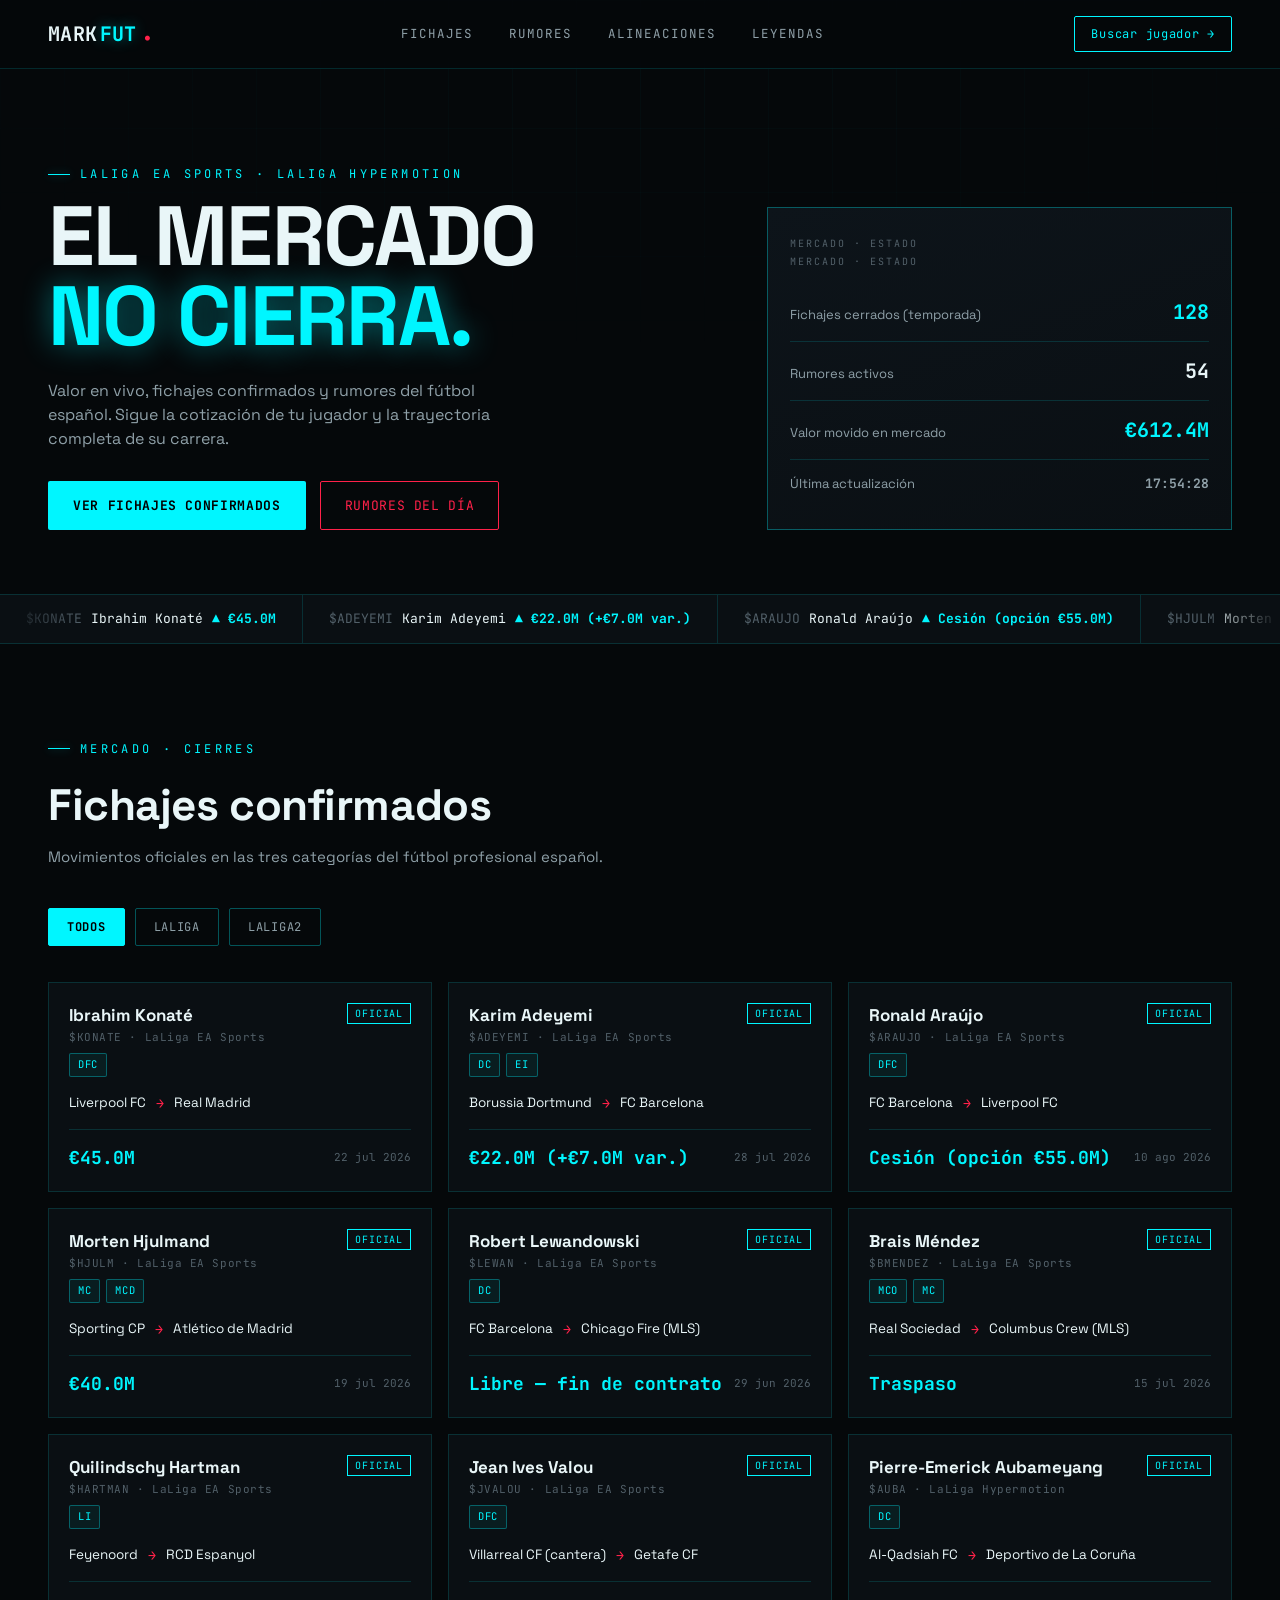
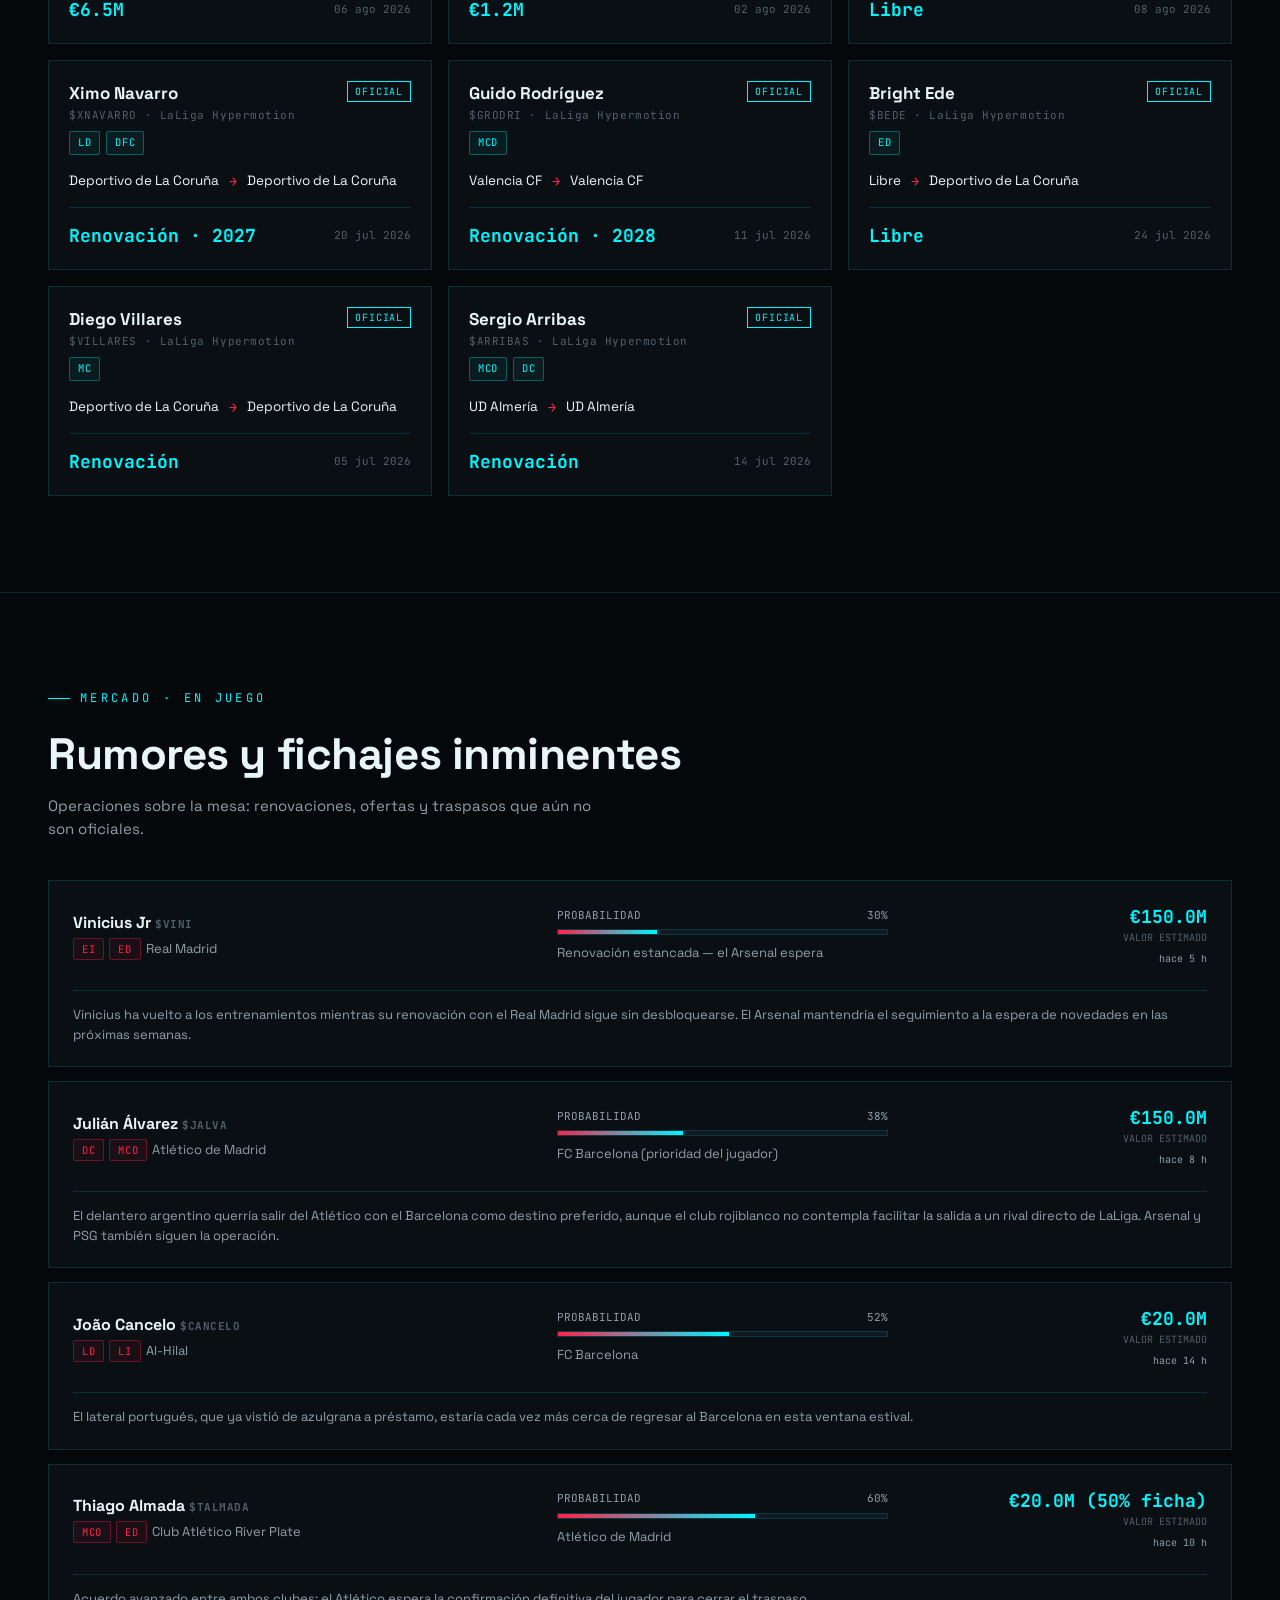
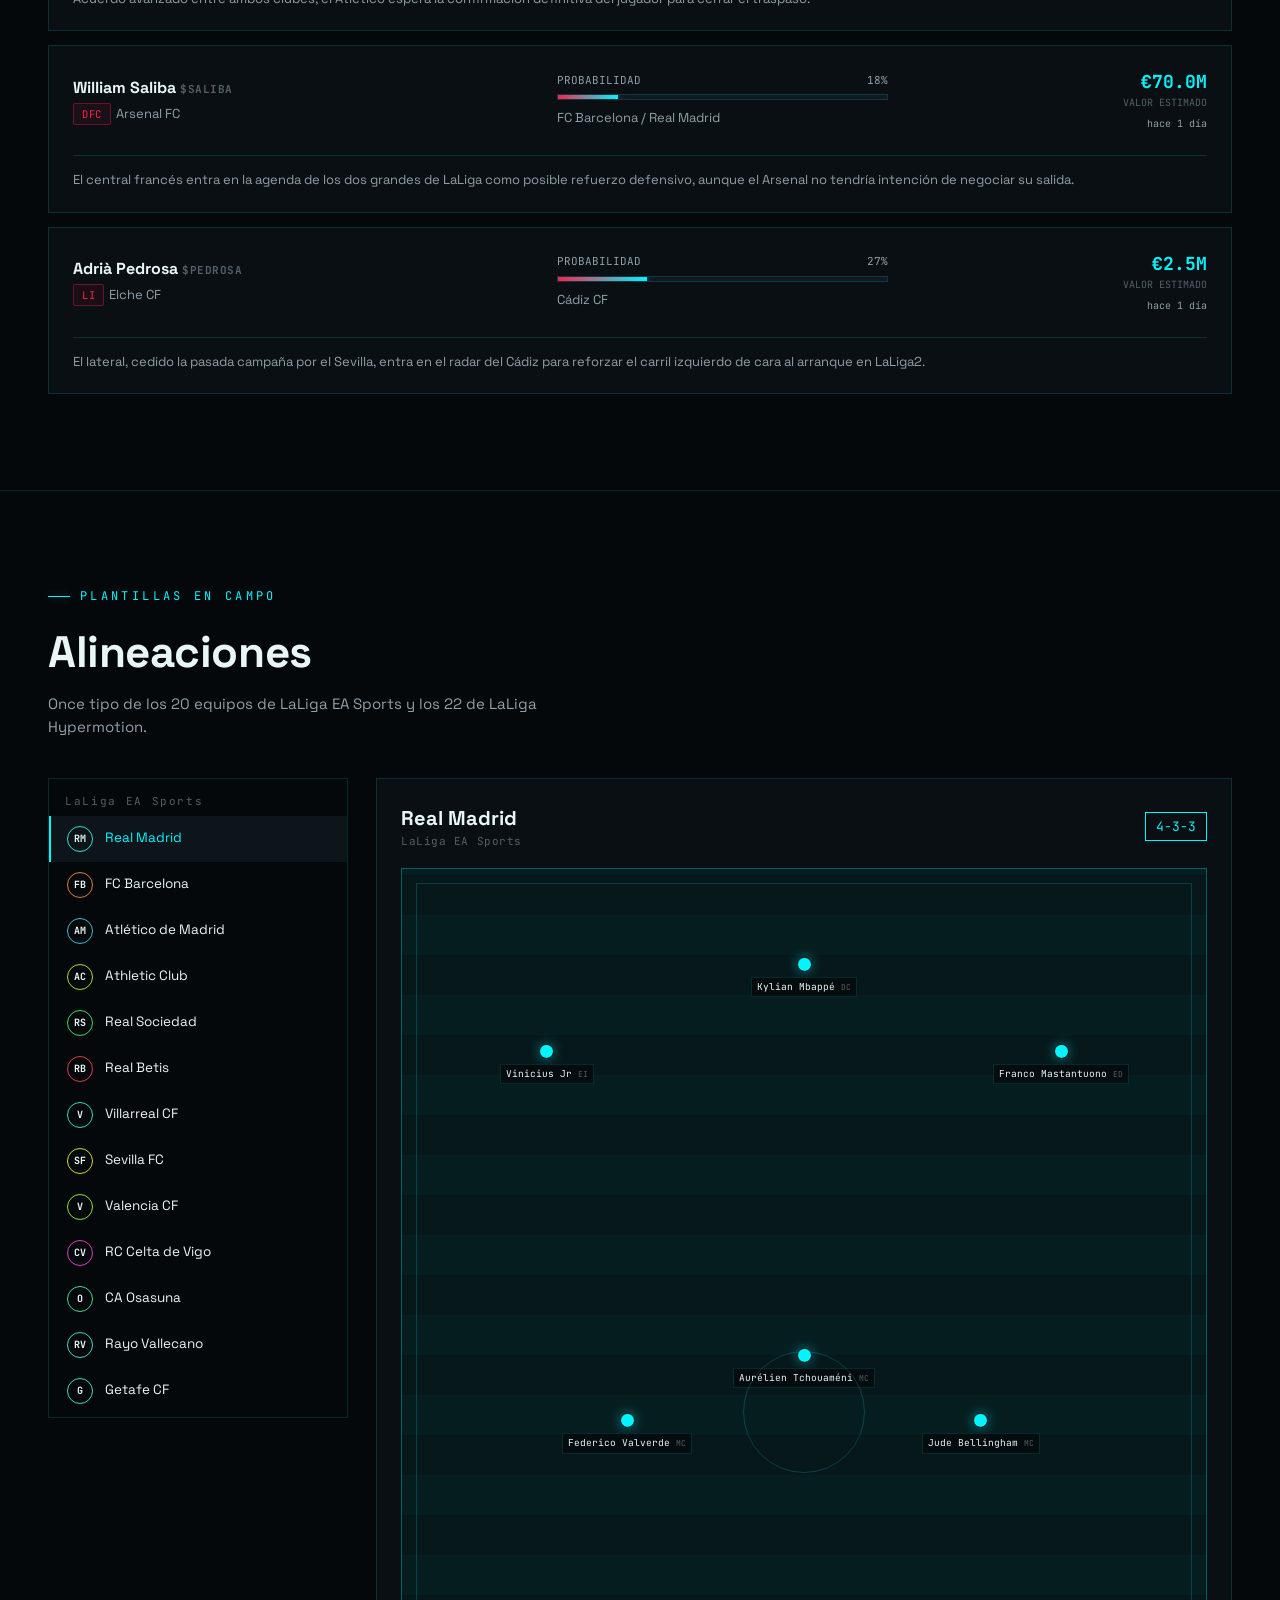
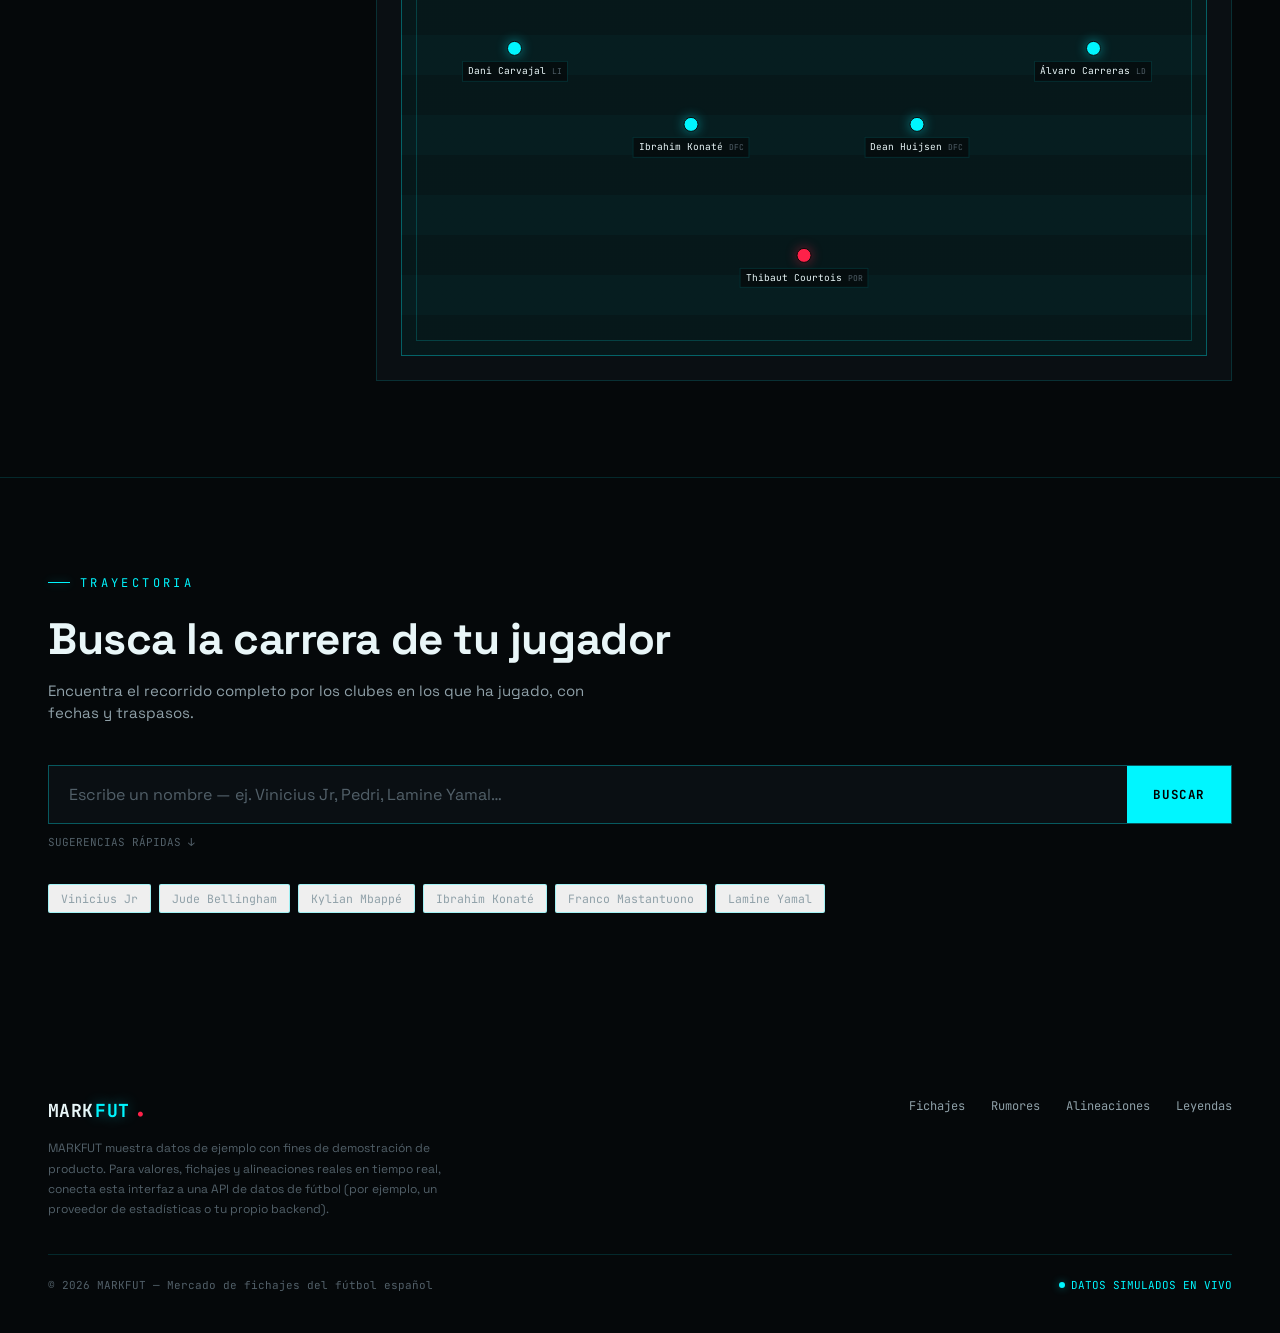
<file: index.html>
<!DOCTYPE html>
<html lang="es">
<head>
<meta charset="UTF-8">
<meta name="viewport" content="width=device-width, initial-scale=1.0">
<title>MARKFUT — El mercado de fichajes del fútbol español</title>
<meta name="description" content="MARKFUT: valor de mercado, fichajes confirmados, rumores, alineaciones y trayectorias de LaLiga EA Sports y LaLiga Hypermotion.">
<link rel="icon" href="data:image/svg+xml,<svg xmlns=%22http://www.w3.org/2000/svg%22 viewBox=%220 0 100 100%22><rect width=%22100%22 height=%22100%22 fill=%22%23050708%22/><text x=%2250%25%22 y=%2262%25%22 font-size=%2255%22 fill=%22%2300f6ff%22 text-anchor=%22middle%22 font-family=%22monospace%22>M</text></svg>">
<link rel="preconnect" href="https://fonts.googleapis.com">
<link rel="preconnect" href="https://fonts.gstatic.com" crossorigin>
<link href="https://fonts.googleapis.com/css2?family=Space+Grotesk:wght@400;500;600;700&family=JetBrains+Mono:wght@400;500;600;700&display=swap" rel="stylesheet">
<link rel="stylesheet" href="styles.css">
</head>
<body>

<header>
  <nav>
    <a href="#top" class="logo"><span class="mk">MARK</span><span class="fut">FUT</span></a>
    <div class="navlinks">
      <a href="fichajes.html">Fichajes</a>
      <a href="rumores.html">Rumores</a>
      <a href="alineaciones.html">Alineaciones</a>
      <a href="leyendas.html">Leyendas</a>
    </div>
    <a href="buscador.html" class="nav-cta">Buscar jugador →</a>
  </nav>
</header>

<main id="top">

  <!-- HERO -->
  <section class="hero" style="border-bottom:none;">
    <div class="wrap">
      <div class="hero-grid">
        <div>
          <div class="eyebrow">LaLiga EA Sports · LaLiga Hypermotion</div>
          <h1>EL MERCADO<br><span class="line2">NO CIERRA.</span></h1>
          <p>Valor en vivo, fichajes confirmados y rumores del fútbol español. Sigue la cotización de tu jugador y la trayectoria completa de su carrera.</p>
          <div class="hero-actions">
            <a href="fichajes.html" class="btn btn-primary">Ver fichajes confirmados</a>
            <a href="rumores.html" class="btn btn-outline">Rumores del día</a>
          </div>
        </div>
        <div class="hero-panel">
          <div style="margin-bottom:14px;font-family:var(--font-mono);font-size:10px;letter-spacing:.2em;color:var(--text-faint);">MERCADO · ESTADO</div>
          <div class="hero-stat"><span class="label">Fichajes cerrados (temporada)</span><span class="value up" id="stat-fichajes">128</span></div>
          <div class="hero-stat"><span class="label">Rumores activos</span><span class="value" id="stat-rumores">54</span></div>
          <div class="hero-stat"><span class="label">Valor movido en mercado</span><span class="value up" id="stat-valor">€612.4M</span></div>
          <div class="hero-stat"><span class="label">Última actualización</span><span class="value mono" id="stat-clock" style="font-size:13px;color:var(--text-dim);">--:--:--</span></div>
        </div>
      </div>
    </div>

    <div class="ticker-outer">
      <div class="ticker-track" id="ticker-track"></div>
    </div>
  </section>

  <!-- FICHAJES CONFIRMADOS -->
  <section id="fichajes">
    <div class="wrap">
      <div class="eyebrow">Mercado · Cierres</div>
      <h2 class="section-title">Fichajes confirmados</h2>
      <p class="section-sub">Movimientos oficiales en las tres categorías del fútbol profesional español.</p>

      <div class="tabs" id="fichajes-tabs">
        <button class="tab-btn active" data-comp="all">Todos</button>
        <button class="tab-btn" data-comp="laliga">LaLiga</button>
        <button class="tab-btn" data-comp="laliga2">LaLiga2</button>
      </div>

      <div class="card-grid" id="fichajes-grid"></div>
    </div>
  </section>

  <!-- RUMORES -->
  <section id="rumores">
    <div class="wrap">
      <div class="eyebrow">Mercado · En juego</div>
      <h2 class="section-title">Rumores y fichajes inminentes</h2>
      <p class="section-sub">Operaciones sobre la mesa: renovaciones, ofertas y traspasos que aún no son oficiales.</p>

      <div class="rumor-list" id="rumor-list"></div>
    </div>
  </section>

  <!-- ALINEACIONES -->
  <section id="alineaciones">
    <div class="wrap">
      <div class="eyebrow">Plantillas en campo</div>
      <h2 class="section-title">Alineaciones</h2>
      <p class="section-sub">Once tipo de los 20 equipos de LaLiga EA Sports y los 22 de LaLiga Hypermotion.</p>

      <div class="align-layout">
        <div class="team-panel" id="team-panel"></div>
        <div class="pitch-wrap">
          <div class="pitch-header">
            <div>
              <h3 id="pitch-team-name">—</h3>
              <div class="tc-symbol" id="pitch-team-comp">—</div>
            </div>
            <div class="formation" id="pitch-formation">4-3-3</div>
          </div>
          <div class="pitch" id="pitch"></div>
        </div>
      </div>
    </div>
  </section>

  <!-- BUSCADOR -->
  <section id="buscador" style="border-bottom:none;">
    <div class="wrap">
      <div class="eyebrow">Trayectoria</div>
      <h2 class="section-title">Busca la carrera de tu jugador</h2>
      <p class="section-sub">Encuentra el recorrido completo por los clubes en los que ha jugado, con fechas y traspasos.</p>

      <div class="search-box">
        <input type="text" id="search-input" placeholder="Escribe un nombre — ej. Vinicius Jr, Pedri, Lamine Yamal…" list="player-suggestions" autocomplete="off">
        <button id="search-btn">Buscar</button>
        <datalist id="player-suggestions"></datalist>
      </div>
      <div class="search-hint">SUGERENCIAS RÁPIDAS ↓</div>
      <div class="suggest-row" id="suggest-row"></div>

      <div style="height:32px;"></div>

      <div class="player-result" id="player-result">
        <div class="pr-head">
          <div>
            <div class="pr-name" id="pr-name">—</div>
            <div class="pr-meta">
              <span id="pr-positions">—</span>
              <span id="pr-club">—</span>
            </div>
          </div>
          <div class="pr-value">
            <div class="v" id="pr-value">—</div>
            <div class="l">VALOR DE MERCADO</div>
          </div>
        </div>
        <div class="timeline" id="pr-timeline"></div>
      </div>
      <div class="no-result" id="no-result">No hay resultados en la demo para ese nombre. Prueba con una de las sugerencias — o conecta MARKFUT a una API de datos real para cobertura completa.</div>
    </div>
  </section>

</main>

<footer>
  <div class="wrap">
    <div class="footer-grid">
      <div>
        <a href="#top" class="logo" style="font-size:18px;"><span class="mk">MARK</span><span class="fut">FUT</span></a>
        <p class="footer-note" style="margin-top:14px;">MARKFUT muestra datos de ejemplo con fines de demostración de producto. Para valores, fichajes y alineaciones reales en tiempo real, conecta esta interfaz a una API de datos de fútbol (por ejemplo, un proveedor de estadísticas o tu propio backend).</p>
      </div>
      <div class="footer-links">
        <a href="fichajes.html">Fichajes</a>
        <a href="rumores.html">Rumores</a>
        <a href="alineaciones.html">Alineaciones</a>
        <a href="leyendas.html">Leyendas</a>
      </div>
    </div>
    <div class="footer-bottom">
      <span>© <span id="year"></span> MARKFUT — Mercado de fichajes del fútbol español</span>
      <span class="live-dot"><span class="d"></span> DATOS SIMULADOS EN VIVO</span>
    </div>
  </div>
</footer>

<script src="script.js"></script>
</body>
</html>
</file>
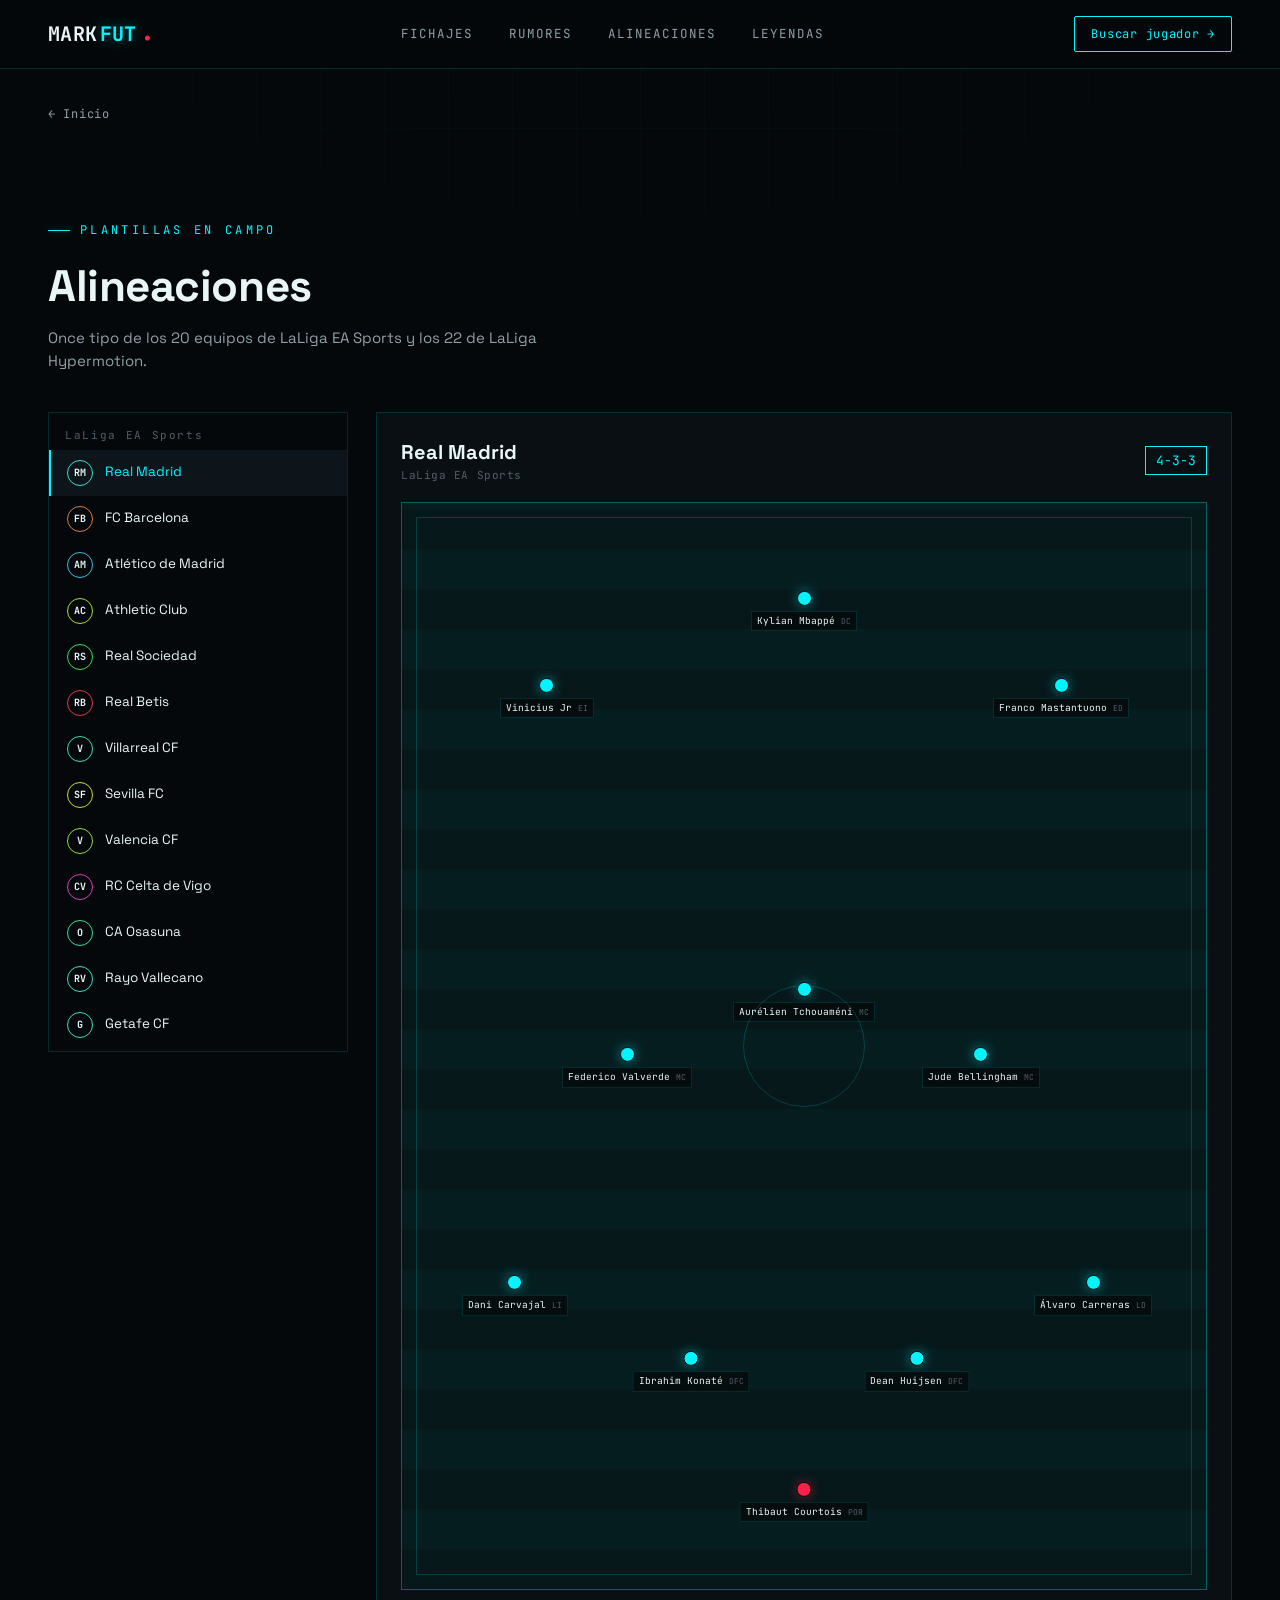
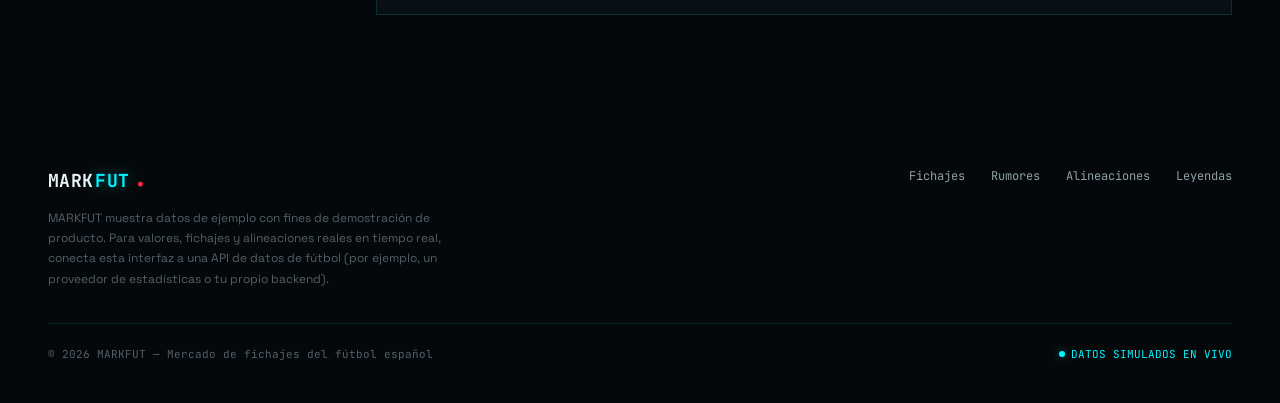
<file: alineaciones.html>
<!DOCTYPE html>
<html lang="es">
<head>
<meta charset="UTF-8">
<meta name="viewport" content="width=device-width, initial-scale=1.0">
<title>Alineaciones — MARKFUT</title>
<meta name="description" content="Once tipo de los 20 equipos de LaLiga EA Sports y los 22 de LaLiga Hypermotion, con formación y posiciones sobre el campo.">
<link rel="icon" href="data:image/svg+xml,<svg xmlns=%22http://www.w3.org/2000/svg%22 viewBox=%220 0 100 100%22><rect width=%22100%22 height=%22100%22 fill=%22%23050708%22/><text x=%2250%25%22 y=%2262%25%22 font-size=%2255%22 fill=%22%2300f6ff%22 text-anchor=%22middle%22 font-family=%22monospace%22>M</text></svg>">
<link rel="preconnect" href="https://fonts.googleapis.com">
<link rel="preconnect" href="https://fonts.gstatic.com" crossorigin>
<link href="https://fonts.googleapis.com/css2?family=Space+Grotesk:wght@400;500;600;700&family=JetBrains+Mono:wght@400;500;600;700&display=swap" rel="stylesheet">
<link rel="stylesheet" href="styles.css">
</head>
<body>

<header>
  <nav>
    <a href="index.html" class="logo"><span class="mk">MARK</span><span class="fut">FUT</span></a>
    <div class="navlinks">
      <a href="fichajes.html">Fichajes</a>
      <a href="rumores.html">Rumores</a>
      <a href="alineaciones.html">Alineaciones</a>
      <a href="leyendas.html">Leyendas</a>
    </div>
    <a href="buscador.html" class="nav-cta">Buscar jugador →</a>
  </nav>
</header>

<main id="top">
  <div class="wrap" style="padding-top:32px;">
    <a href="index.html" style="font-family:var(--font-mono);font-size:12px;letter-spacing:.06em;color:var(--text-dim);">← Inicio</a>
  </div>

  <!-- ALINEACIONES -->
  <section id="alineaciones" style="border-bottom:none;">
    <div class="wrap">
      <div class="eyebrow">Plantillas en campo</div>
      <h2 class="section-title">Alineaciones</h2>
      <p class="section-sub">Once tipo de los 20 equipos de LaLiga EA Sports y los 22 de LaLiga Hypermotion.</p>

      <div class="align-layout">
        <div class="team-panel" id="team-panel"></div>
        <div class="pitch-wrap">
          <div class="pitch-header">
            <div>
              <h3 id="pitch-team-name">—</h3>
              <div class="tc-symbol" id="pitch-team-comp">—</div>
            </div>
            <div class="formation" id="pitch-formation">4-3-3</div>
          </div>
          <div class="pitch" id="pitch"></div>
        </div>
      </div>
    </div>
  </section>
</main>

<footer>
  <div class="wrap">
    <div class="footer-grid">
      <div>
        <a href="index.html" class="logo" style="font-size:18px;"><span class="mk">MARK</span><span class="fut">FUT</span></a>
        <p class="footer-note" style="margin-top:14px;">MARKFUT muestra datos de ejemplo con fines de demostración de producto. Para valores, fichajes y alineaciones reales en tiempo real, conecta esta interfaz a una API de datos de fútbol (por ejemplo, un proveedor de estadísticas o tu propio backend).</p>
      </div>
      <div class="footer-links">
        <a href="fichajes.html">Fichajes</a>
        <a href="rumores.html">Rumores</a>
        <a href="alineaciones.html">Alineaciones</a>
        <a href="leyendas.html">Leyendas</a>
      </div>
    </div>
    <div class="footer-bottom">
      <span>© <span id="year"></span> MARKFUT — Mercado de fichajes del fútbol español</span>
      <span class="live-dot"><span class="d"></span> DATOS SIMULADOS EN VIVO</span>
    </div>
  </div>
</footer>

<script src="script.js"></script>
</body>
</html>
</file>
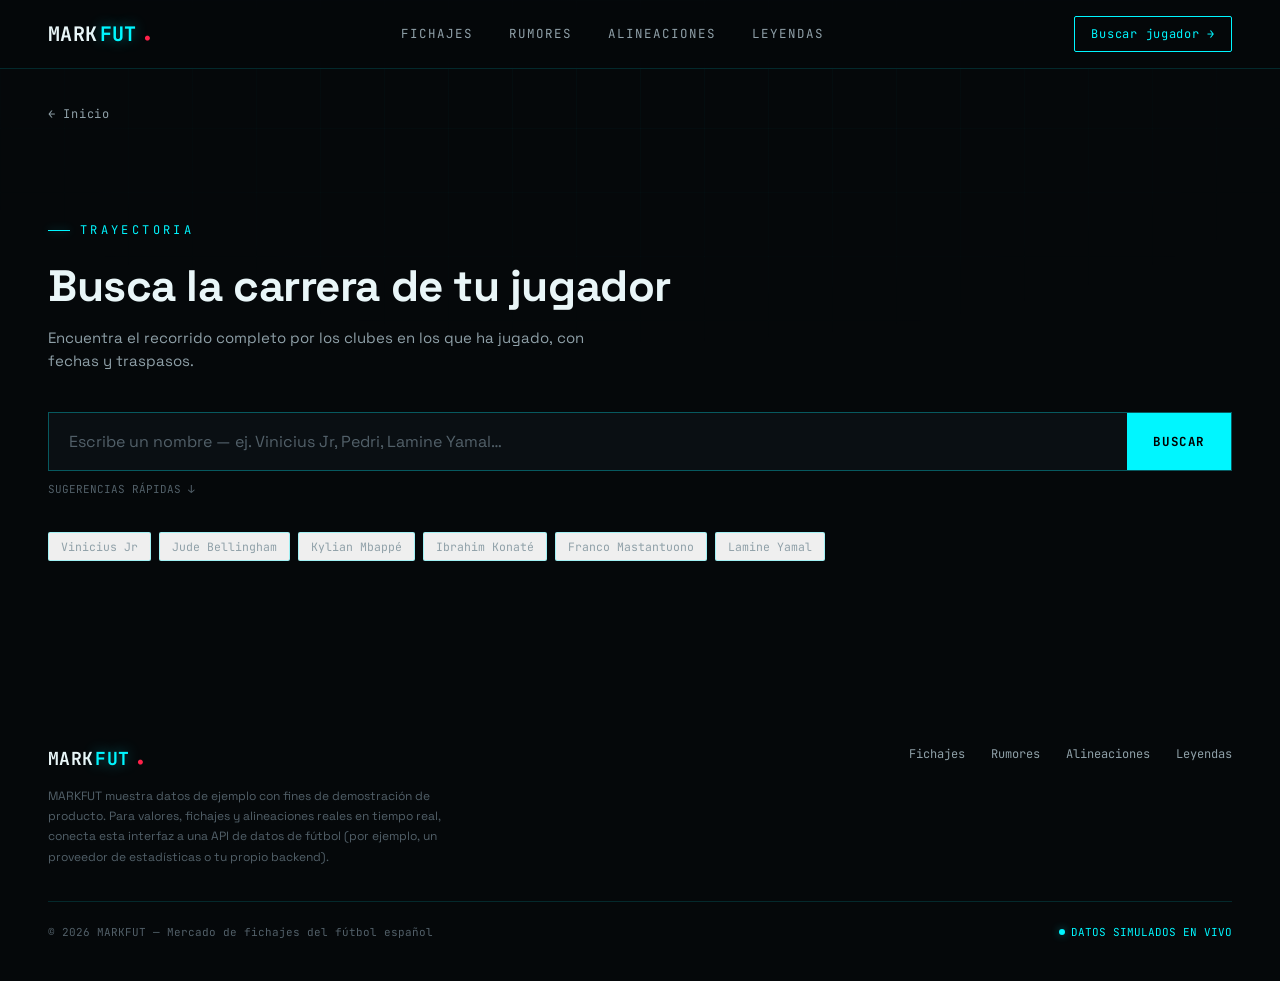
<file: buscador.html>
<!DOCTYPE html>
<html lang="es">
<head>
<meta charset="UTF-8">
<meta name="viewport" content="width=device-width, initial-scale=1.0">
<title>Buscador de trayectoria — MARKFUT</title>
<meta name="description" content="Busca la trayectoria completa de un jugador: clubes, años y traspasos, dentro y fuera de España.">
<link rel="icon" href="data:image/svg+xml,<svg xmlns=%22http://www.w3.org/2000/svg%22 viewBox=%220 0 100 100%22><rect width=%22100%22 height=%22100%22 fill=%22%23050708%22/><text x=%2250%25%22 y=%2262%25%22 font-size=%2255%22 fill=%22%2300f6ff%22 text-anchor=%22middle%22 font-family=%22monospace%22>M</text></svg>">
<link rel="preconnect" href="https://fonts.googleapis.com">
<link rel="preconnect" href="https://fonts.gstatic.com" crossorigin>
<link href="https://fonts.googleapis.com/css2?family=Space+Grotesk:wght@400;500;600;700&family=JetBrains+Mono:wght@400;500;600;700&display=swap" rel="stylesheet">
<link rel="stylesheet" href="styles.css">
</head>
<body>

<header>
  <nav>
    <a href="index.html" class="logo"><span class="mk">MARK</span><span class="fut">FUT</span></a>
    <div class="navlinks">
      <a href="fichajes.html">Fichajes</a>
      <a href="rumores.html">Rumores</a>
      <a href="alineaciones.html">Alineaciones</a>
      <a href="leyendas.html">Leyendas</a>
    </div>
    <a href="buscador.html" class="nav-cta">Buscar jugador →</a>
  </nav>
</header>

<main id="top">
  <div class="wrap" style="padding-top:32px;">
    <a href="index.html" style="font-family:var(--font-mono);font-size:12px;letter-spacing:.06em;color:var(--text-dim);">← Inicio</a>
  </div>

  <!-- BUSCADOR -->
  <section id="buscador" style="border-bottom:none;">
    <div class="wrap">
      <div class="eyebrow">Trayectoria</div>
      <h2 class="section-title">Busca la carrera de tu jugador</h2>
      <p class="section-sub">Encuentra el recorrido completo por los clubes en los que ha jugado, con fechas y traspasos.</p>

      <div class="search-box">
        <input type="text" id="search-input" placeholder="Escribe un nombre — ej. Vinicius Jr, Pedri, Lamine Yamal…" list="player-suggestions" autocomplete="off">
        <button id="search-btn">Buscar</button>
        <datalist id="player-suggestions"></datalist>
      </div>
      <div class="search-hint">SUGERENCIAS RÁPIDAS ↓</div>
      <div class="suggest-row" id="suggest-row"></div>

      <div style="height:32px;"></div>

      <div class="player-result" id="player-result">
        <div class="pr-head">
          <div>
            <div class="pr-name" id="pr-name">—</div>
            <div class="pr-meta">
              <span id="pr-positions">—</span>
              <span id="pr-club">—</span>
            </div>
          </div>
          <div class="pr-value">
            <div class="v" id="pr-value">—</div>
            <div class="l">VALOR DE MERCADO</div>
          </div>
        </div>
        <div class="timeline" id="pr-timeline"></div>
      </div>
      <div class="no-result" id="no-result">No hay resultados en la demo para ese nombre. Prueba con una de las sugerencias — o conecta MARKFUT a una API de datos real para cobertura completa.</div>
    </div>
  </section>
</main>

<footer>
  <div class="wrap">
    <div class="footer-grid">
      <div>
        <a href="index.html" class="logo" style="font-size:18px;"><span class="mk">MARK</span><span class="fut">FUT</span></a>
        <p class="footer-note" style="margin-top:14px;">MARKFUT muestra datos de ejemplo con fines de demostración de producto. Para valores, fichajes y alineaciones reales en tiempo real, conecta esta interfaz a una API de datos de fútbol (por ejemplo, un proveedor de estadísticas o tu propio backend).</p>
      </div>
      <div class="footer-links">
        <a href="fichajes.html">Fichajes</a>
        <a href="rumores.html">Rumores</a>
        <a href="alineaciones.html">Alineaciones</a>
        <a href="leyendas.html">Leyendas</a>
      </div>
    </div>
    <div class="footer-bottom">
      <span>© <span id="year"></span> MARKFUT — Mercado de fichajes del fútbol español</span>
      <span class="live-dot"><span class="d"></span> DATOS SIMULADOS EN VIVO</span>
    </div>
  </div>
</footer>

<script src="script.js"></script>
</body>
</html>
</file>
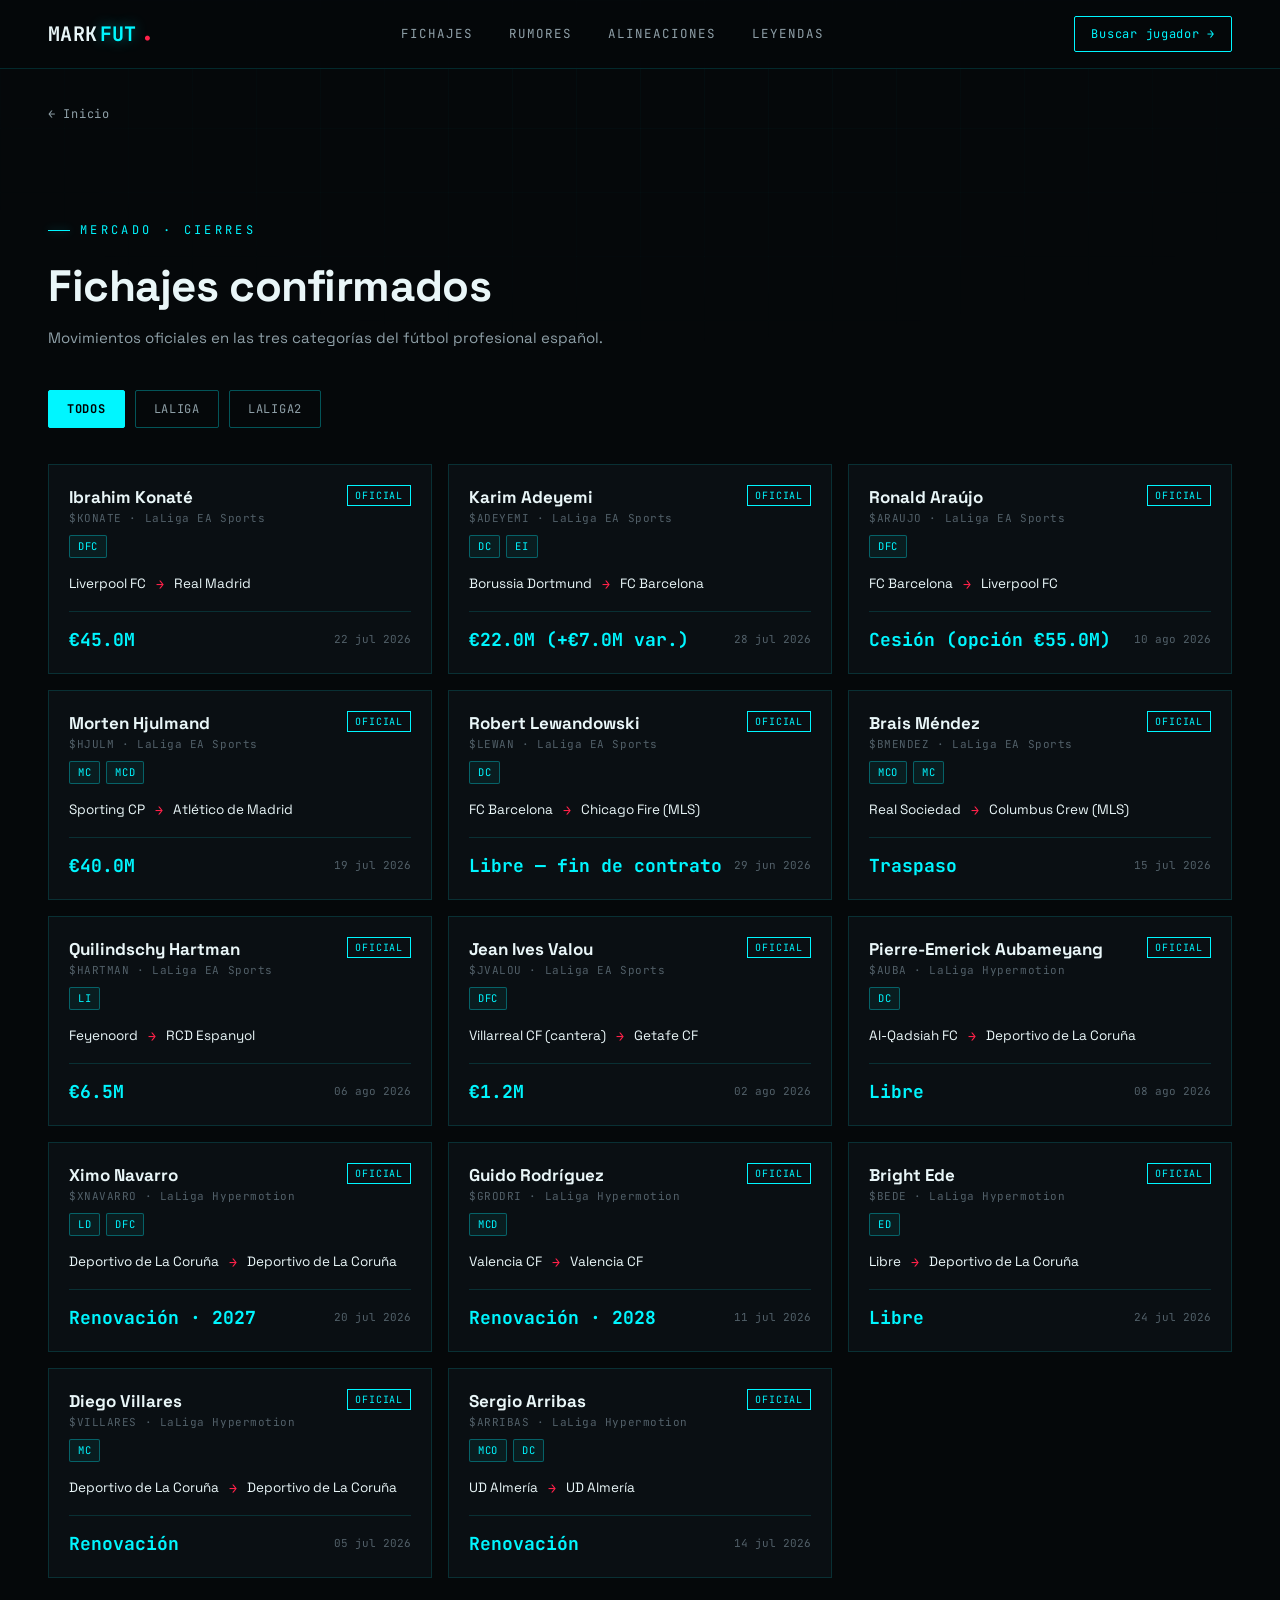
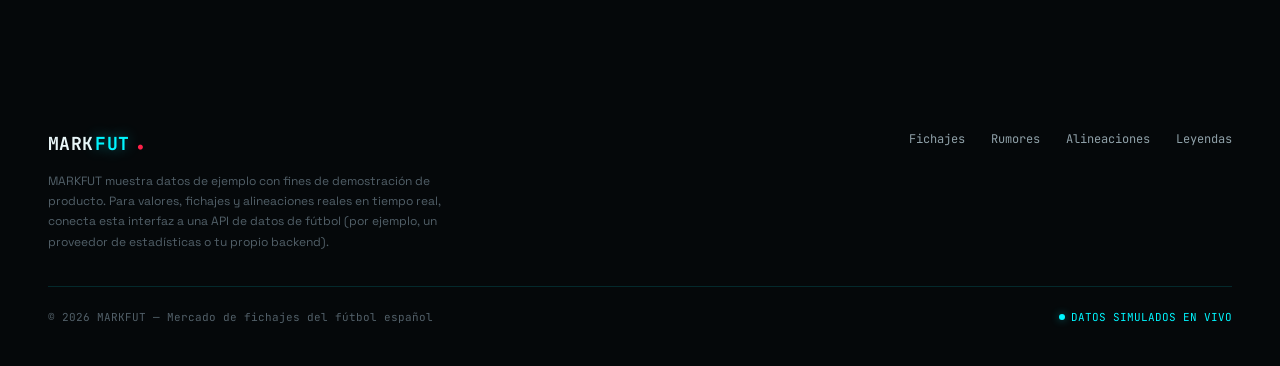
<file: fichajes.html>
<!DOCTYPE html>
<html lang="es">
<head>
<meta charset="UTF-8">
<meta name="viewport" content="width=device-width, initial-scale=1.0">
<title>Fichajes confirmados — MARKFUT</title>
<meta name="description" content="Fichajes oficiales de LaLiga EA Sports y LaLiga Hypermotion: jugador, posiciones, clubes y cantidad de traspaso.">
<link rel="icon" href="data:image/svg+xml,<svg xmlns=%22http://www.w3.org/2000/svg%22 viewBox=%220 0 100 100%22><rect width=%22100%22 height=%22100%22 fill=%22%23050708%22/><text x=%2250%25%22 y=%2262%25%22 font-size=%2255%22 fill=%22%2300f6ff%22 text-anchor=%22middle%22 font-family=%22monospace%22>M</text></svg>">
<link rel="preconnect" href="https://fonts.googleapis.com">
<link rel="preconnect" href="https://fonts.gstatic.com" crossorigin>
<link href="https://fonts.googleapis.com/css2?family=Space+Grotesk:wght@400;500;600;700&family=JetBrains+Mono:wght@400;500;600;700&display=swap" rel="stylesheet">
<link rel="stylesheet" href="styles.css">
</head>
<body>

<header>
  <nav>
    <a href="index.html" class="logo"><span class="mk">MARK</span><span class="fut">FUT</span></a>
    <div class="navlinks">
      <a href="fichajes.html">Fichajes</a>
      <a href="rumores.html">Rumores</a>
      <a href="alineaciones.html">Alineaciones</a>
      <a href="leyendas.html">Leyendas</a>
    </div>
    <a href="buscador.html" class="nav-cta">Buscar jugador →</a>
  </nav>
</header>

<main id="top">
  <div class="wrap" style="padding-top:32px;">
    <a href="index.html" style="font-family:var(--font-mono);font-size:12px;letter-spacing:.06em;color:var(--text-dim);">← Inicio</a>
  </div>

  <!-- FICHAJES CONFIRMADOS -->
  <section id="fichajes" style="border-bottom:none;">
    <div class="wrap">
      <div class="eyebrow">Mercado · Cierres</div>
      <h2 class="section-title">Fichajes confirmados</h2>
      <p class="section-sub">Movimientos oficiales en las tres categorías del fútbol profesional español.</p>

      <div class="tabs" id="fichajes-tabs">
        <button class="tab-btn active" data-comp="all">Todos</button>
        <button class="tab-btn" data-comp="laliga">LaLiga</button>
        <button class="tab-btn" data-comp="laliga2">LaLiga2</button>
      </div>

      <div class="card-grid" id="fichajes-grid"></div>
    </div>
  </section>
</main>

<footer>
  <div class="wrap">
    <div class="footer-grid">
      <div>
        <a href="index.html" class="logo" style="font-size:18px;"><span class="mk">MARK</span><span class="fut">FUT</span></a>
        <p class="footer-note" style="margin-top:14px;">MARKFUT muestra datos de ejemplo con fines de demostración de producto. Para valores, fichajes y alineaciones reales en tiempo real, conecta esta interfaz a una API de datos de fútbol (por ejemplo, un proveedor de estadísticas o tu propio backend).</p>
      </div>
      <div class="footer-links">
        <a href="fichajes.html">Fichajes</a>
        <a href="rumores.html">Rumores</a>
        <a href="alineaciones.html">Alineaciones</a>
        <a href="leyendas.html">Leyendas</a>
      </div>
    </div>
    <div class="footer-bottom">
      <span>© <span id="year"></span> MARKFUT — Mercado de fichajes del fútbol español</span>
      <span class="live-dot"><span class="d"></span> DATOS SIMULADOS EN VIVO</span>
    </div>
  </div>
</footer>

<script src="script.js"></script>
</body>
</html>
</file>
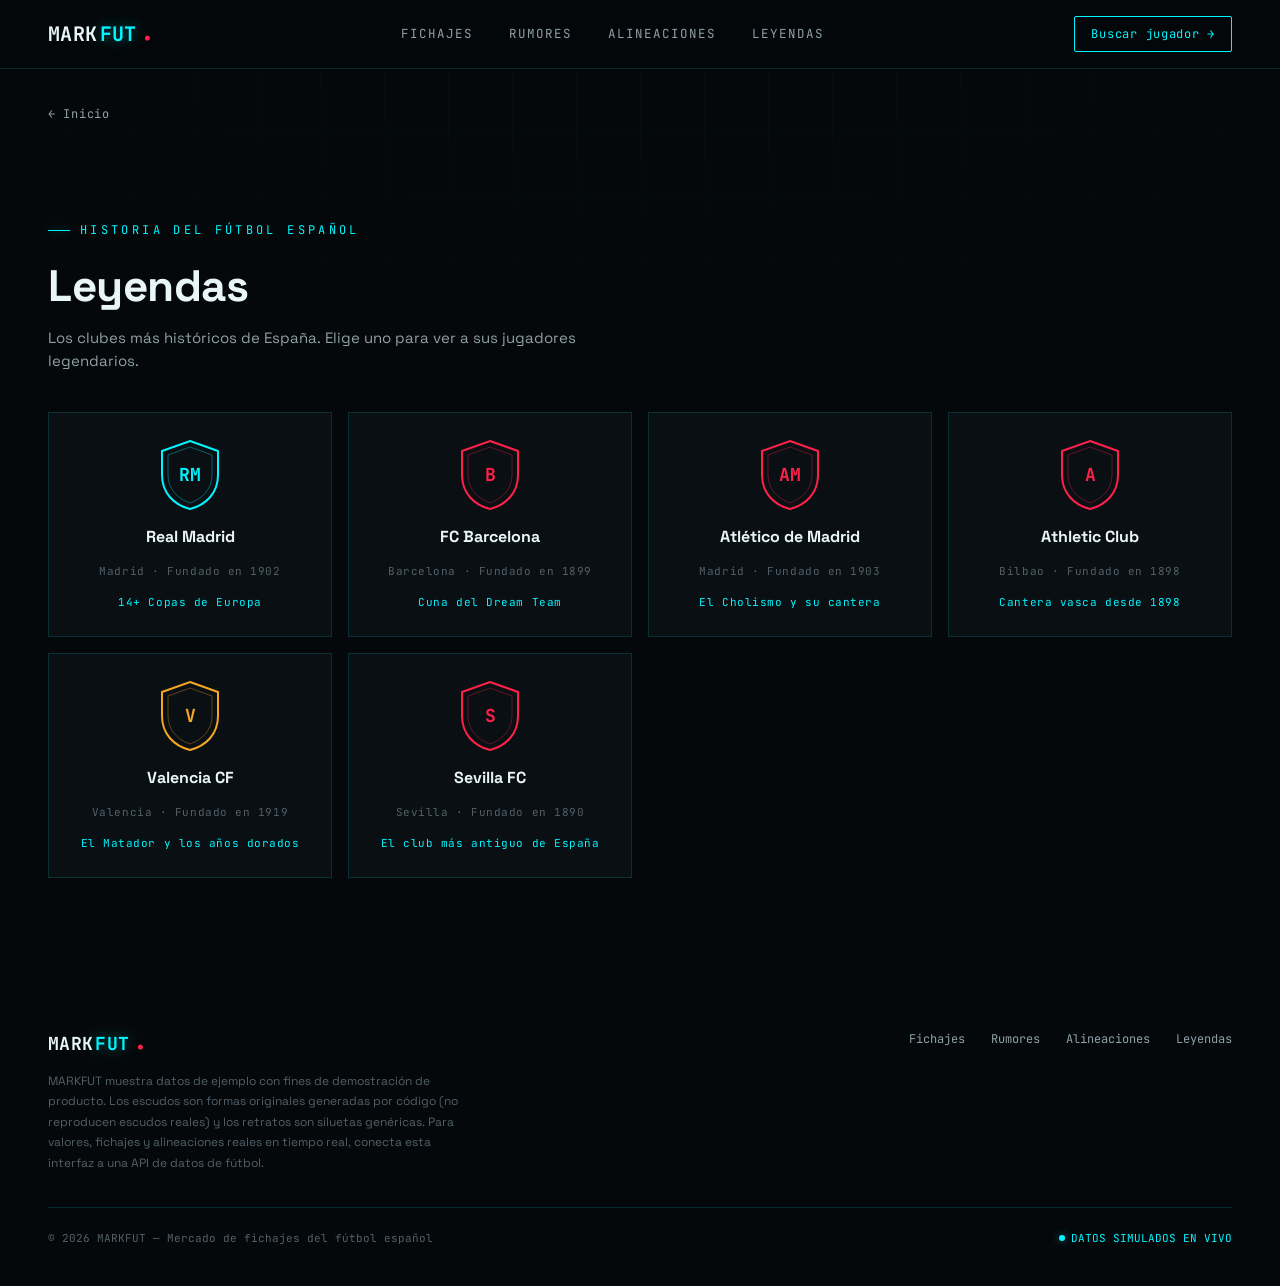
<file: leyendas.html>
<!DOCTYPE html>
<html lang="es">
<head>
<meta charset="UTF-8">
<meta name="viewport" content="width=device-width, initial-scale=1.0">
<title>Leyendas — MARKFUT</title>
<meta name="description" content="Los clubes más históricos de España y sus jugadores legendarios: trayectoria, títulos, estadísticas y las anécdotas que marcaron su leyenda.">
<link rel="icon" href="data:image/svg+xml,<svg xmlns=%22http://www.w3.org/2000/svg%22 viewBox=%220 0 100 100%22><rect width=%22100%22 height=%22100%22 fill=%22%23050708%22/><text x=%2250%25%22 y=%2262%25%22 font-size=%2255%22 fill=%22%2300f6ff%22 text-anchor=%22middle%22 font-family=%22monospace%22>M</text></svg>">
<link rel="preconnect" href="https://fonts.googleapis.com">
<link rel="preconnect" href="https://fonts.gstatic.com" crossorigin>
<link href="https://fonts.googleapis.com/css2?family=Space+Grotesk:wght@400;500;600;700&family=JetBrains+Mono:wght@400;500;600;700&display=swap" rel="stylesheet">
<link rel="stylesheet" href="styles.css">
</head>
<body>

<header>
  <nav>
    <a href="index.html" class="logo"><span class="mk">MARK</span><span class="fut">FUT</span></a>
    <div class="navlinks">
      <a href="fichajes.html">Fichajes</a>
      <a href="rumores.html">Rumores</a>
      <a href="alineaciones.html">Alineaciones</a>
      <a href="leyendas.html">Leyendas</a>
    </div>
    <a href="buscador.html" class="nav-cta">Buscar jugador →</a>
  </nav>
</header>

<main id="top">
  <div class="wrap" style="padding-top:32px;">
    <a href="index.html" style="font-family:var(--font-mono);font-size:12px;letter-spacing:.06em;color:var(--text-dim);">← Inicio</a>
  </div>

  <section id="leyendas-top" style="border-bottom:none;">
    <div class="wrap">

      <!-- VISTA 1: CLUBES HISTÓRICOS -->
      <div class="view active" id="clubs-view">
        <div class="eyebrow">Historia del fútbol español</div>
        <h2 class="section-title">Leyendas</h2>
        <p class="section-sub">Los clubes más históricos de España. Elige uno para ver a sus jugadores legendarios.</p>
        <div class="club-grid" id="clubs-grid"></div>
      </div>

      <!-- VISTA 2: LEYENDAS DE UN CLUB -->
      <div class="view" id="legends-view">
        <button class="back-link" id="back-to-clubs">← Todos los clubes</button>
        <div class="eyebrow" id="legends-eyebrow">Leyendas del club</div>
        <div style="display:flex;align-items:center;gap:16px;margin-bottom:8px;">
          <div style="width:40px;" id="legends-club-shield"></div>
          <h2 class="section-title" id="legends-club-name" style="margin-bottom:0;">—</h2>
        </div>
        <p class="section-sub">Jugadores legendarios de la historia del club. Elige uno para ver su ficha completa.</p>
        <div class="legend-grid" id="legends-grid"></div>
      </div>

      <!-- VISTA 3: FICHA DEL JUGADOR -->
      <div class="view" id="player-view">
        <button class="back-link" id="back-to-legends">← Volver a las leyendas</button>

        <div class="player-head">
          <div class="player-avatar-wrap" id="player-avatar"></div>
          <div class="player-head-info">
            <div class="club-tag" id="player-club-tag">—</div>
            <div class="player-name" id="player-name">—</div>
            <div class="player-meta" id="player-meta"></div>
          </div>
        </div>

        <div class="legend-block">
          <div class="legend-block-title">1 · Trayectoria del jugador</div>
          <div class="timeline" id="player-career"></div>
        </div>

        <div class="legend-block">
          <div class="legend-block-title">2 · Trofeos conseguidos en el club</div>
          <div class="trophy-list" id="player-trophies"></div>
        </div>

        <div class="legend-block">
          <div class="legend-block-title" id="player-stats-label">3 · Estadísticas en el club</div>
          <div class="stat-grid" id="player-stats"></div>
        </div>

        <div class="legend-block" style="margin-bottom:0;">
          <div class="legend-block-title">4 · Dato o rumor histórico</div>
          <div class="fact-card" id="player-fact"></div>
        </div>
      </div>

    </div>
  </section>
</main>

<footer>
  <div class="wrap">
    <div class="footer-grid">
      <div>
        <a href="index.html" class="logo" style="font-size:18px;"><span class="mk">MARK</span><span class="fut">FUT</span></a>
        <p class="footer-note" style="margin-top:14px;">MARKFUT muestra datos de ejemplo con fines de demostración de producto. Los escudos son formas originales generadas por código (no reproducen escudos reales) y los retratos son siluetas genéricas. Para valores, fichajes y alineaciones reales en tiempo real, conecta esta interfaz a una API de datos de fútbol.</p>
      </div>
      <div class="footer-links">
        <a href="fichajes.html">Fichajes</a>
        <a href="rumores.html">Rumores</a>
        <a href="alineaciones.html">Alineaciones</a>
        <a href="leyendas.html">Leyendas</a>
      </div>
    </div>
    <div class="footer-bottom">
      <span>© <span id="year"></span> MARKFUT — Mercado de fichajes del fútbol español</span>
      <span class="live-dot"><span class="d"></span> DATOS SIMULADOS EN VIVO</span>
    </div>
  </div>
</footer>

<script src="script.js"></script>
</body>
</html>
</file>
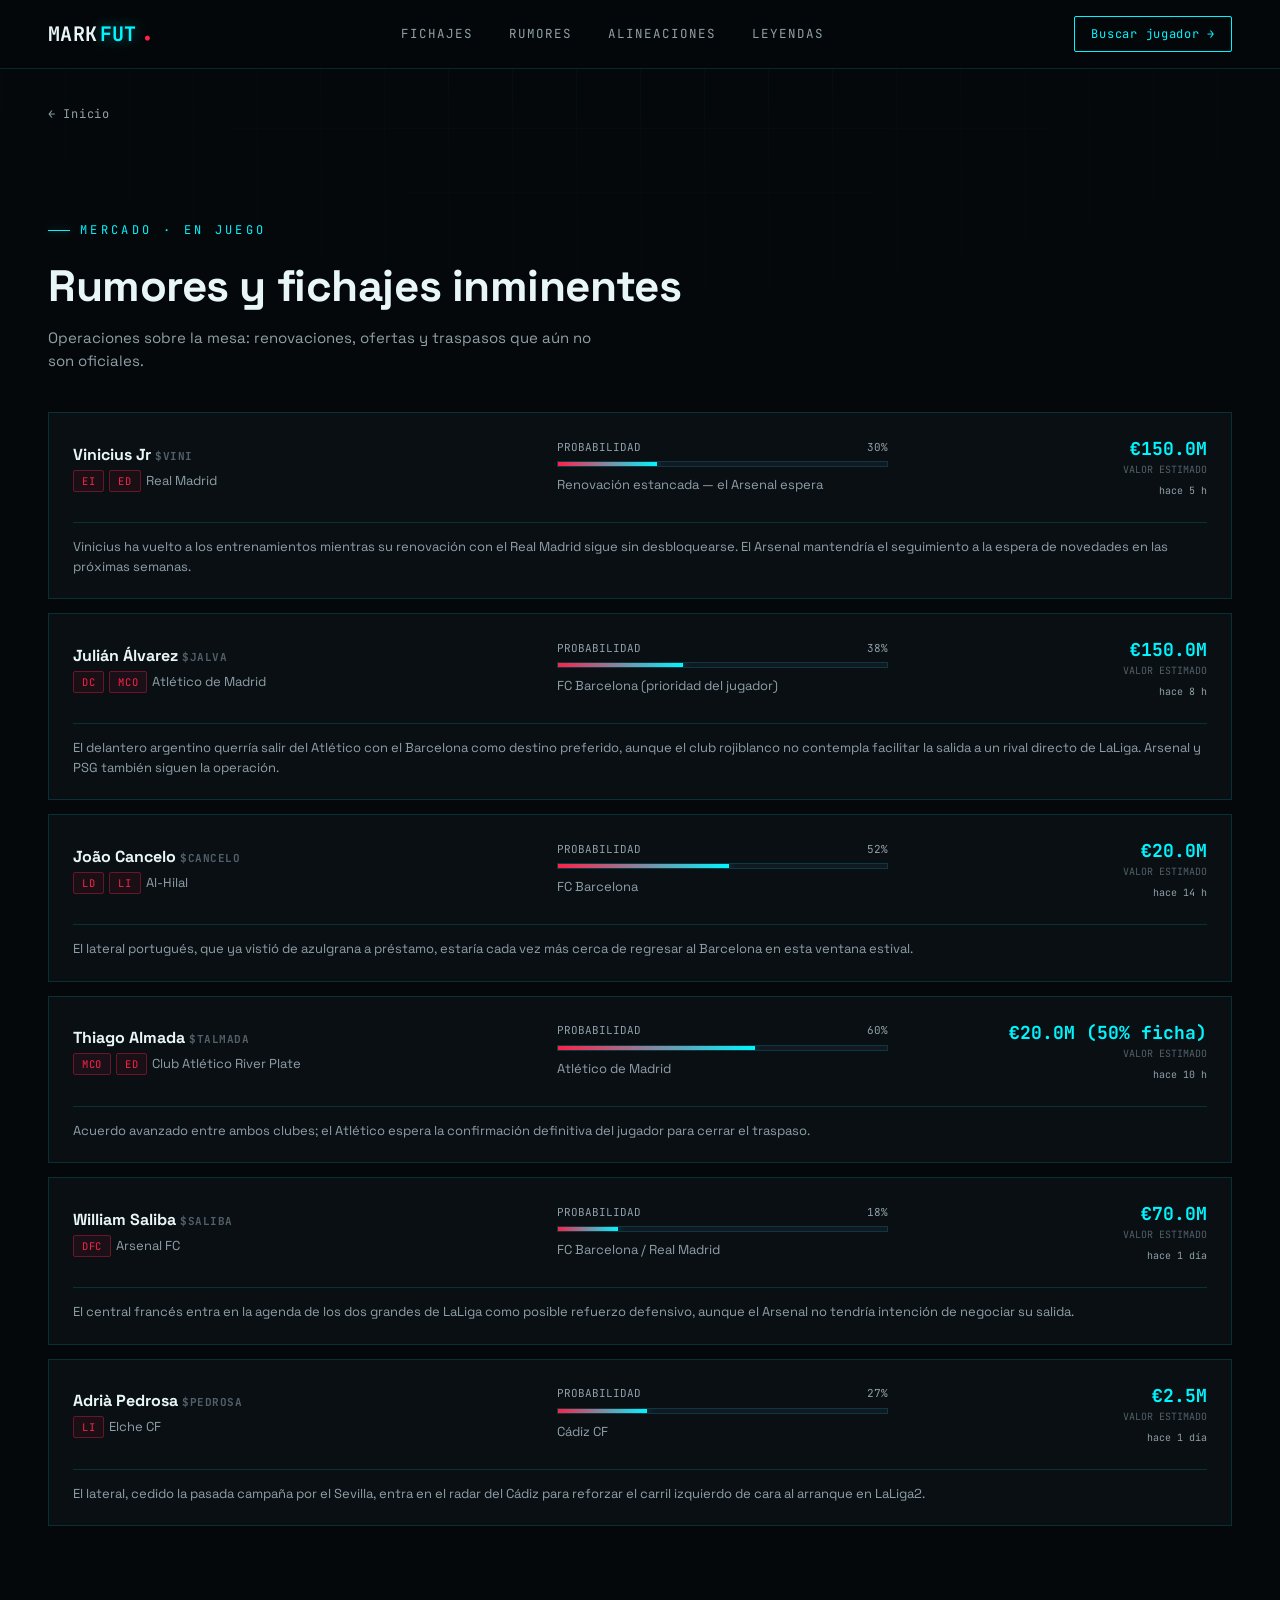
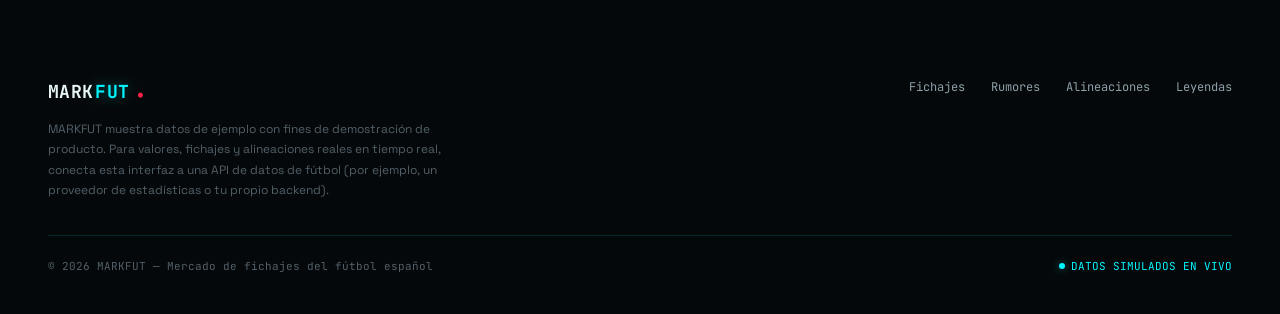
<file: rumores.html>
<!DOCTYPE html>
<html lang="es">
<head>
<meta charset="UTF-8">
<meta name="viewport" content="width=device-width, initial-scale=1.0">
<title>Rumores y fichajes inminentes — MARKFUT</title>
<meta name="description" content="Rumores, renovaciones y traspasos en marcha del fútbol español, con probabilidad y valor estimado.">
<link rel="icon" href="data:image/svg+xml,<svg xmlns=%22http://www.w3.org/2000/svg%22 viewBox=%220 0 100 100%22><rect width=%22100%22 height=%22100%22 fill=%22%23050708%22/><text x=%2250%25%22 y=%2262%25%22 font-size=%2255%22 fill=%22%2300f6ff%22 text-anchor=%22middle%22 font-family=%22monospace%22>M</text></svg>">
<link rel="preconnect" href="https://fonts.googleapis.com">
<link rel="preconnect" href="https://fonts.gstatic.com" crossorigin>
<link href="https://fonts.googleapis.com/css2?family=Space+Grotesk:wght@400;500;600;700&family=JetBrains+Mono:wght@400;500;600;700&display=swap" rel="stylesheet">
<link rel="stylesheet" href="styles.css">
</head>
<body>

<header>
  <nav>
    <a href="index.html" class="logo"><span class="mk">MARK</span><span class="fut">FUT</span></a>
    <div class="navlinks">
      <a href="fichajes.html">Fichajes</a>
      <a href="rumores.html">Rumores</a>
      <a href="alineaciones.html">Alineaciones</a>
      <a href="leyendas.html">Leyendas</a>
    </div>
    <a href="buscador.html" class="nav-cta">Buscar jugador →</a>
  </nav>
</header>

<main id="top">
  <div class="wrap" style="padding-top:32px;">
    <a href="index.html" style="font-family:var(--font-mono);font-size:12px;letter-spacing:.06em;color:var(--text-dim);">← Inicio</a>
  </div>

  <!-- RUMORES -->
  <section id="rumores" style="border-bottom:none;">
    <div class="wrap">
      <div class="eyebrow">Mercado · En juego</div>
      <h2 class="section-title">Rumores y fichajes inminentes</h2>
      <p class="section-sub">Operaciones sobre la mesa: renovaciones, ofertas y traspasos que aún no son oficiales.</p>

      <div class="rumor-list" id="rumor-list"></div>
    </div>
  </section>
</main>

<footer>
  <div class="wrap">
    <div class="footer-grid">
      <div>
        <a href="index.html" class="logo" style="font-size:18px;"><span class="mk">MARK</span><span class="fut">FUT</span></a>
        <p class="footer-note" style="margin-top:14px;">MARKFUT muestra datos de ejemplo con fines de demostración de producto. Para valores, fichajes y alineaciones reales en tiempo real, conecta esta interfaz a una API de datos de fútbol (por ejemplo, un proveedor de estadísticas o tu propio backend).</p>
      </div>
      <div class="footer-links">
        <a href="fichajes.html">Fichajes</a>
        <a href="rumores.html">Rumores</a>
        <a href="alineaciones.html">Alineaciones</a>
        <a href="leyendas.html">Leyendas</a>
      </div>
    </div>
    <div class="footer-bottom">
      <span>© <span id="year"></span> MARKFUT — Mercado de fichajes del fútbol español</span>
      <span class="live-dot"><span class="d"></span> DATOS SIMULADOS EN VIVO</span>
    </div>
  </div>
</footer>

<script src="script.js"></script>
</body>
</html>
</file>
<file: styles.css>
/* =========================================================
   MARKFUT — design tokens
   bg near-black · neon cyan · neon red · mono data / grotesk display
========================================================= */
:root{
  --bg:#05080a;
  --bg-1:#0a0f13;
  --bg-2:#0d141a;
  --bg-3:#101922;
  --line:rgba(0,246,255,.14);
  --line-strong:rgba(0,246,255,.32);
  --cyan:#00f6ff;
  --cyan-dim:#0a3d42;
  --cyan-glow:rgba(0,246,255,.45);
  --red:#ff2149;
  --red-dim:#3a0a17;
  --red-glow:rgba(255,33,73,.45);
  --text:#e9f6f8;
  --text-dim:#8fa0a8;
  --text-faint:#526069;
  --radius:2px;
  --font-display:'Space Grotesk',sans-serif;
  --font-mono:'JetBrains Mono',monospace;
}
*{box-sizing:border-box;margin:0;padding:0;}
html{scroll-behavior:smooth;}
body{
  background:var(--bg);
  color:var(--text);
  font-family:var(--font-display);
  line-height:1.5;
  -webkit-font-smoothing:antialiased;
  overflow-x:hidden;
}
body::before{
  content:"";
  position:fixed; inset:0;
  background-image:
    linear-gradient(var(--line) 1px, transparent 1px),
    linear-gradient(90deg, var(--line) 1px, transparent 1px);
  background-size:64px 64px;
  opacity:.25;
  pointer-events:none;
  z-index:0;
  mask-image:radial-gradient(ellipse 100% 60% at 50% 0%, black 0%, transparent 70%);
}
a{color:inherit;text-decoration:none;}
button{font-family:inherit;cursor:pointer;}
input{font-family:inherit;}
::selection{background:var(--cyan);color:#000;}
::-webkit-scrollbar{width:10px;height:10px;}
::-webkit-scrollbar-track{background:var(--bg-1);}
::-webkit-scrollbar-thumb{background:var(--cyan-dim);border:1px solid var(--cyan);}

.wrap{max-width:1240px;margin:0 auto;padding:0 28px;position:relative;z-index:1;}
.eyebrow{
  font-family:var(--font-mono);
  font-size:12px;
  letter-spacing:.28em;
  text-transform:uppercase;
  color:var(--cyan);
  display:flex;align-items:center;gap:10px;
  margin-bottom:14px;
}
.eyebrow::before{content:"";width:22px;height:1px;background:var(--cyan);box-shadow:0 0 8px var(--cyan-glow);}
h2.section-title{
  font-size:clamp(28px,4vw,44px);
  font-weight:700;
  letter-spacing:-.01em;
  margin-bottom:8px;
}
.section-sub{color:var(--text-dim);max-width:560px;font-size:15px;margin-bottom:40px;}
section{position:relative;z-index:1;padding:96px 0;border-bottom:1px solid var(--line);}
.mono{font-family:var(--font-mono);}
.chip{
  font-family:var(--font-mono);
  font-size:10.5px;
  letter-spacing:.06em;
  padding:3px 8px;
  border:1px solid var(--line-strong);
  border-radius:var(--radius);
  color:var(--cyan);
  background:rgba(0,246,255,.06);
  white-space:nowrap;
}
.chip.red{color:var(--red);border-color:rgba(255,33,73,.35);background:rgba(255,33,73,.07);}

/* ---------- NAV ---------- */
header{
  position:sticky;top:0;z-index:50;
  background:rgba(5,8,10,.82);
  backdrop-filter:blur(10px);
  border-bottom:1px solid var(--line);
}
nav{
  max-width:1240px;margin:0 auto;padding:0 28px;
  height:68px;display:flex;align-items:center;justify-content:space-between;
}
.logo{
  font-family:var(--font-mono);
  font-weight:700;font-size:20px;letter-spacing:.02em;
  display:flex;align-items:baseline;gap:2px;
}
.logo .mk{color:var(--text);}
.logo .fut{color:var(--cyan);text-shadow:0 0 14px var(--cyan-glow);}
.logo::after{content:"●";color:var(--red);font-size:8px;margin-left:6px;vertical-align:super;animation:pulse-dot 1.8s infinite;}
@keyframes pulse-dot{0%,100%{opacity:1;}50%{opacity:.25;}}
.navlinks{display:flex;gap:36px;font-family:var(--font-mono);font-size:12.5px;letter-spacing:.08em;text-transform:uppercase;}
.navlinks a{color:var(--text-dim);position:relative;padding:4px 0;transition:color .2s;}
.navlinks a:hover{color:var(--cyan);}
.navlinks a::after{content:"";position:absolute;left:0;bottom:-2px;width:0;height:1px;background:var(--cyan);transition:width .25s;box-shadow:0 0 6px var(--cyan-glow);}
.navlinks a:hover::after{width:100%;}
.nav-cta{
  font-family:var(--font-mono);font-size:12px;letter-spacing:.06em;
  border:1px solid var(--cyan);color:var(--cyan);
  padding:8px 16px;border-radius:var(--radius);
  background:transparent;transition:.2s;
  display:flex;align-items:center;gap:8px;
}
.nav-cta:hover{background:var(--cyan);color:#000;box-shadow:0 0 22px var(--cyan-glow);}
.burger{display:none;background:none;border:1px solid var(--line-strong);color:var(--cyan);padding:8px 10px;}

/* ---------- HERO ---------- */
.hero{padding:96px 0 0;border-bottom:none;}
.hero-grid{display:grid;grid-template-columns:1.3fr .9fr;gap:48px;align-items:end;}
.hero h1{
  font-size:clamp(44px,7vw,84px);
  font-weight:700;
  line-height:.95;
  letter-spacing:-.02em;
}
.hero h1 .line2{color:var(--cyan);text-shadow:0 0 30px var(--cyan-glow);}
.hero p{color:var(--text-dim);font-size:16px;max-width:460px;margin:22px 0 30px;}
.hero-actions{display:flex;gap:14px;flex-wrap:wrap;}
.btn{
  font-family:var(--font-mono);font-size:13px;letter-spacing:.05em;text-transform:uppercase;
  padding:14px 24px;border-radius:var(--radius);border:1px solid transparent;transition:.2s;
  display:inline-flex;align-items:center;gap:10px;
}
.btn-primary{background:var(--cyan);color:#000;font-weight:700;}
.btn-primary:hover{box-shadow:0 0 28px var(--cyan-glow);transform:translateY(-1px);}
.btn-outline{border-color:var(--red);color:var(--red);}
.btn-outline:hover{background:var(--red);color:#0a0a0a;box-shadow:0 0 28px var(--red-glow);}

.hero-panel{
  border:1px solid var(--line-strong);
  background:linear-gradient(160deg,var(--bg-2),var(--bg-1));
  padding:22px;position:relative;
}
.hero-panel::before{content:"MERCADO · ESTADO";font-family:var(--font-mono);font-size:10px;letter-spacing:.2em;color:var(--text-faint);}
.hero-stat{display:flex;justify-content:space-between;align-items:baseline;padding:14px 0;border-bottom:1px solid var(--line);}
.hero-stat:last-child{border-bottom:none;}
.hero-stat .label{color:var(--text-dim);font-size:13px;}
.hero-stat .value{font-family:var(--font-mono);font-size:20px;font-weight:700;}
.up{color:var(--cyan);}
.down{color:var(--red);}

/* ---------- TICKER (signature element) ---------- */
.ticker-outer{
  border-top:1px solid var(--line);border-bottom:1px solid var(--line);
  background:var(--bg-1);overflow:hidden;position:relative;margin-top:64px;
}
.ticker-outer::before,.ticker-outer::after{
  content:"";position:absolute;top:0;bottom:0;width:80px;z-index:2;pointer-events:none;
}
.ticker-outer::before{left:0;background:linear-gradient(90deg,var(--bg-1),transparent);}
.ticker-outer::after{right:0;background:linear-gradient(-90deg,var(--bg-1),transparent);}
.ticker-track{display:flex;width:max-content;animation:scrollTicker 55s linear infinite;}
.ticker-track:hover{animation-play-state:paused;}
@keyframes scrollTicker{from{transform:translateX(0);}to{transform:translateX(-50%);}}
.tick{
  font-family:var(--font-mono);font-size:13px;display:flex;align-items:center;gap:9px;
  padding:14px 26px;border-right:1px solid var(--line);white-space:nowrap;
}
.tick .sym{color:var(--text-faint);}
.tick .name{color:var(--text);}
.tick .val{font-weight:700;}
.tick .arrow-up{color:var(--cyan);}
.tick .arrow-down{color:var(--red);}

/* ---------- TABS ---------- */
.tabs{display:flex;gap:10px;flex-wrap:wrap;margin-bottom:36px;}
.tab-btn{
  font-family:var(--font-mono);font-size:12px;letter-spacing:.06em;text-transform:uppercase;
  padding:10px 18px;border:1px solid var(--line-strong);color:var(--text-dim);background:transparent;
  border-radius:var(--radius);transition:.2s;
}
.tab-btn:hover{color:var(--text);border-color:var(--cyan);}
.tab-btn.active{background:var(--cyan);color:#000;border-color:var(--cyan);font-weight:700;}

/* ---------- FICHAJES CARDS ---------- */
.card-grid{display:grid;grid-template-columns:repeat(auto-fill,minmax(300px,1fr));gap:16px;}
.transfer-card{
  border:1px solid var(--line);background:var(--bg-1);padding:20px;position:relative;transition:.2s;
}
.transfer-card:hover{border-color:var(--cyan);box-shadow:0 0 26px rgba(0,246,255,.12);transform:translateY(-2px);}
.tc-top{display:flex;justify-content:space-between;align-items:flex-start;margin-bottom:14px;}
.tc-name{font-size:17px;font-weight:700;}
.tc-symbol{font-family:var(--font-mono);color:var(--text-faint);font-size:11px;letter-spacing:.05em;}
.tc-positions{display:flex;gap:6px;flex-wrap:wrap;margin-top:8px;}
.tc-flow{display:flex;align-items:center;gap:10px;font-size:13.5px;color:var(--text-dim);margin:16px 0;}
.tc-flow .club{color:var(--text);}
.tc-flow .arrow{color:var(--red);font-family:var(--font-mono);}
.tc-foot{display:flex;justify-content:space-between;align-items:center;padding-top:14px;border-top:1px solid var(--line);}
.tc-fee{font-family:var(--font-mono);font-weight:700;font-size:18px;color:var(--cyan);}
.tc-date{font-family:var(--font-mono);font-size:11px;color:var(--text-faint);}
.status-oficial{font-family:var(--font-mono);font-size:10px;letter-spacing:.08em;color:var(--cyan);border:1px solid var(--cyan);padding:2px 7px;}

/* ---------- RUMORES ---------- */
.rumor-list{display:flex;flex-direction:column;gap:14px;}
.rumor-card{
  border:1px solid var(--line);background:var(--bg-1);padding:22px 24px;
  display:grid;grid-template-columns:1.4fr 1fr .9fr;gap:22px;align-items:center;
}
.rumor-head{display:flex;align-items:center;gap:12px;}
.rumor-name{font-weight:700;font-size:16px;}
.rumor-sub{color:var(--text-dim);font-size:13px;margin-top:4px;}
.prob-wrap{}
.prob-label{display:flex;justify-content:space-between;font-family:var(--font-mono);font-size:11px;color:var(--text-dim);margin-bottom:6px;}
.prob-bar{height:6px;background:var(--bg-3);border:1px solid var(--line);position:relative;overflow:hidden;}
.prob-fill{height:100%;background:linear-gradient(90deg,var(--red),var(--cyan));box-shadow:0 0 10px var(--cyan-glow);}
.rumor-value{text-align:right;}
.rumor-value .v{font-family:var(--font-mono);font-weight:700;font-size:18px;color:var(--cyan);}
.rumor-value .u{font-family:var(--font-mono);font-size:10px;color:var(--text-faint);}
.rumor-note{grid-column:1/-1;color:var(--text-dim);font-size:13px;border-top:1px solid var(--line);padding-top:14px;margin-top:2px;}

/* ---------- ALINEACIONES ---------- */
.align-layout{display:grid;grid-template-columns:300px 1fr;gap:28px;}
.team-panel{border:1px solid var(--line);max-height:640px;overflow-y:auto;}
.team-group-label{font-family:var(--font-mono);font-size:11px;letter-spacing:.15em;color:var(--text-faint);padding:14px 16px 6px;}
.team-row{
  display:flex;align-items:center;gap:12px;padding:10px 16px;border-left:2px solid transparent;
  cursor:pointer;transition:.15s;font-size:13.5px;
}
.team-row:hover{background:var(--bg-1);}
.team-row.active{background:var(--bg-2);border-left-color:var(--cyan);color:var(--cyan);}
.badge{
  width:26px;height:26px;border-radius:50%;display:flex;align-items:center;justify-content:center;
  font-family:var(--font-mono);font-size:10px;font-weight:700;flex-shrink:0;
  border:1px solid var(--line-strong);color:var(--text);
}
.pitch-wrap{border:1px solid var(--line);background:var(--bg-1);padding:24px;}
.pitch-header{display:flex;justify-content:space-between;align-items:center;margin-bottom:18px;}
.pitch-header h3{font-size:20px;}
.pitch-header .formation{font-family:var(--font-mono);color:var(--cyan);font-size:13px;border:1px solid var(--cyan);padding:4px 10px;}
.pitch{
  position:relative;width:100%;aspect-ratio:2/2.7;
  background:
   repeating-linear-gradient(0deg,rgba(0,246,255,.035) 0 40px,rgba(0,246,255,.06) 40px 80px);
  background-color:#061012;
  border:1px solid var(--line-strong);
}
.pitch::before{content:"";position:absolute;inset:0;border:1px solid rgba(0,246,255,.18);margin:14px;}
.pitch::after{content:"";position:absolute;left:50%;top:50%;width:120px;height:120px;border:1px solid rgba(0,246,255,.18);border-radius:50%;transform:translate(-50%,-50%);}
.pnode{
  position:absolute;transform:translate(-50%,-50%);display:flex;flex-direction:column;align-items:center;gap:5px;cursor:default;
}
.pnode .dot{
  width:15px;height:15px;border-radius:50%;background:var(--cyan);
  box-shadow:0 0 12px var(--cyan-glow);border:1px solid #0a0a0a;
}
.pnode.gk .dot{background:var(--red);box-shadow:0 0 12px var(--red-glow);}
.pnode .plabel{
  font-family:var(--font-mono);font-size:9.5px;color:var(--text);background:rgba(5,8,10,.75);
  padding:2px 5px;white-space:nowrap;border:1px solid var(--line);
}
.pnode .ppos{font-size:8px;color:var(--text-faint);}

/* ---------- BUSCADOR ---------- */
.search-box{
  display:flex;gap:0;border:1px solid var(--line-strong);background:var(--bg-1);margin-bottom:10px;
}
.search-box input{
  flex:1;background:transparent;border:none;outline:none;color:var(--text);
  padding:18px 20px;font-size:16px;
}
.search-box input::placeholder{color:var(--text-faint);}
.search-box button{
  background:var(--cyan);color:#000;border:none;padding:0 26px;font-family:var(--font-mono);
  font-weight:700;letter-spacing:.05em;text-transform:uppercase;font-size:12.5px;
}
.search-hint{font-family:var(--font-mono);font-size:11px;color:var(--text-faint);margin-bottom:34px;}
.player-result{border:1px solid var(--line);background:var(--bg-1);padding:28px;display:none;}
.player-result.show{display:block;}
.pr-head{display:flex;justify-content:space-between;align-items:flex-start;flex-wrap:wrap;gap:20px;margin-bottom:28px;padding-bottom:22px;border-bottom:1px solid var(--line);}
.pr-name{font-size:26px;font-weight:700;}
.pr-meta{color:var(--text-dim);font-size:13px;margin-top:6px;display:flex;gap:14px;flex-wrap:wrap;}
.pr-value{text-align:right;}
.pr-value .v{font-family:var(--font-mono);font-size:26px;color:var(--cyan);font-weight:700;}
.pr-value .l{font-family:var(--font-mono);font-size:10px;color:var(--text-faint);letter-spacing:.1em;}
.timeline{position:relative;padding-left:26px;}
.timeline::before{content:"";position:absolute;left:5px;top:6px;bottom:6px;width:1px;background:linear-gradient(var(--cyan),var(--red));}
.tl-item{position:relative;padding-bottom:26px;}
.tl-item:last-child{padding-bottom:0;}
.tl-item::before{content:"";position:absolute;left:-26px;top:4px;width:11px;height:11px;border-radius:50%;background:var(--bg);border:2px solid var(--cyan);}
.tl-item:first-child::before{background:var(--cyan);box-shadow:0 0 10px var(--cyan-glow);}
.tl-row{display:flex;justify-content:space-between;align-items:baseline;flex-wrap:wrap;gap:6px;}
.tl-club{font-weight:700;font-size:15px;}
.tl-years{font-family:var(--font-mono);color:var(--text-dim);font-size:12px;}
.tl-fee{font-family:var(--font-mono);font-size:12px;color:var(--cyan);margin-top:3px;}
.no-result{color:var(--text-dim);font-size:14px;padding:20px 0;display:none;}
.no-result.show{display:block;}
.suggest-row{display:flex;gap:8px;flex-wrap:wrap;margin-top:16px;}
.suggest-chip{
  font-family:var(--font-mono);font-size:11.5px;border:1px solid var(--line-strong);color:var(--text-dim);
  padding:6px 12px;border-radius:var(--radius);transition:.15s;
}
.suggest-chip:hover{color:var(--cyan);border-color:var(--cyan);}

/* ---------- FOOTER ---------- */
footer{padding:56px 0 40px;position:relative;z-index:1;}
.footer-grid{display:flex;justify-content:space-between;align-items:flex-start;flex-wrap:wrap;gap:24px;margin-bottom:34px;}
.footer-note{color:var(--text-faint);font-size:12px;max-width:420px;line-height:1.7;}
.footer-links{display:flex;gap:26px;font-family:var(--font-mono);font-size:12px;color:var(--text-dim);}
.footer-links a:hover{color:var(--cyan);}
.footer-bottom{border-top:1px solid var(--line);padding-top:22px;display:flex;justify-content:space-between;flex-wrap:wrap;gap:10px;font-family:var(--font-mono);font-size:11px;color:var(--text-faint);}
.live-dot{display:inline-flex;align-items:center;gap:6px;color:var(--cyan);}
.live-dot .d{width:6px;height:6px;border-radius:50%;background:var(--cyan);box-shadow:0 0 8px var(--cyan-glow);animation:pulse-dot 1.6s infinite;}

/* ---------- LEYENDAS ---------- */
.back-link{
  font-family:var(--font-mono);font-size:12px;letter-spacing:.06em;color:var(--text-dim);
  display:inline-flex;align-items:center;gap:8px;margin-bottom:28px;background:none;border:none;cursor:pointer;padding:0;
}
.back-link:hover{color:var(--cyan);}
.view{display:none;}
.view.active{display:block;}

.club-grid{display:grid;grid-template-columns:repeat(auto-fill,minmax(240px,1fr));gap:16px;}
.club-card{
  border:1px solid var(--line);background:var(--bg-1);padding:26px 22px;text-align:center;
  cursor:pointer;transition:.2s;display:flex;flex-direction:column;align-items:center;gap:14px;
}
.club-card:hover{border-color:var(--cyan);box-shadow:0 0 26px rgba(0,246,255,.12);transform:translateY(-2px);}
.club-shield{width:64px;height:72px;flex-shrink:0;}
.club-card .club-name{font-weight:700;font-size:16px;}
.club-card .club-meta{font-family:var(--font-mono);font-size:11px;color:var(--text-faint);letter-spacing:.05em;}

.legend-grid{display:grid;grid-template-columns:repeat(auto-fill,minmax(220px,1fr));gap:16px;}
.legend-card{
  border:1px solid var(--line);background:var(--bg-1);padding:22px;text-align:center;
  cursor:pointer;transition:.2s;display:flex;flex-direction:column;align-items:center;gap:12px;
}
.legend-card:hover{border-color:var(--red);box-shadow:0 0 26px rgba(255,33,73,.12);transform:translateY(-2px);}
.legend-avatar{width:84px;height:84px;}
.legend-card .legend-name{font-weight:700;font-size:15px;}
.legend-card .legend-meta{font-family:var(--font-mono);font-size:11px;color:var(--text-dim);}
.status-badge{
  font-family:var(--font-mono);font-size:9.5px;letter-spacing:.08em;text-transform:uppercase;
  padding:2px 8px;border-radius:var(--radius);border:1px solid var(--line-strong);color:var(--text-faint);
}
.status-badge.fallecido{color:var(--text-faint);border-color:var(--text-faint);}
.status-badge.retirado{color:var(--cyan);border-color:var(--cyan);}
.status-badge.activo{color:var(--red);border-color:var(--red);}

.player-head{display:flex;gap:32px;align-items:center;flex-wrap:wrap;margin-bottom:44px;padding-bottom:36px;border-bottom:1px solid var(--line);}
.player-avatar-wrap{
  width:140px;height:140px;flex-shrink:0;border:1px solid var(--line-strong);background:var(--bg-1);
  display:flex;align-items:center;justify-content:center;
}
.player-avatar-wrap svg{width:96px;height:96px;}
.player-head-info .club-tag{font-family:var(--font-mono);font-size:11px;color:var(--text-faint);letter-spacing:.1em;margin-bottom:8px;}
.player-head-info .player-name{font-size:32px;font-weight:700;}
.player-head-info .player-meta{color:var(--text-dim);font-size:14px;margin-top:8px;display:flex;gap:14px;flex-wrap:wrap;align-items:center;}

.legend-block{margin-bottom:44px;}
.legend-block-title{
  font-family:var(--font-mono);font-size:12px;letter-spacing:.15em;text-transform:uppercase;color:var(--cyan);
  margin-bottom:18px;display:flex;align-items:center;gap:10px;
}
.legend-block-title::before{content:"";width:18px;height:1px;background:var(--cyan);box-shadow:0 0 8px var(--cyan-glow);}

.stat-grid{display:grid;grid-template-columns:repeat(auto-fit,minmax(140px,1fr));gap:14px;}
.stat-box{border:1px solid var(--line);background:var(--bg-1);padding:18px;text-align:center;}
.stat-box .n{font-family:var(--font-mono);font-size:28px;font-weight:700;color:var(--cyan);}
.stat-box .l{font-family:var(--font-mono);font-size:10px;color:var(--text-faint);letter-spacing:.1em;margin-top:6px;}

.trophy-list{display:flex;flex-wrap:wrap;gap:10px;}
.trophy-chip{
  font-family:var(--font-mono);font-size:12px;border:1px solid rgba(255,33,73,.35);color:var(--red);
  background:rgba(255,33,73,.07);padding:7px 14px;border-radius:var(--radius);
}

.fact-card{
  border:1px solid var(--line-strong);background:linear-gradient(160deg,var(--bg-2),var(--bg-1));
  padding:24px 26px;font-size:14.5px;line-height:1.7;color:var(--text);position:relative;
}
.fact-card::before{content:"DATO / RUMOR HISTÓRICO";font-family:var(--font-mono);font-size:10px;letter-spacing:.18em;color:var(--red);display:block;margin-bottom:12px;}

@media (max-width:900px){
  .hero-grid{grid-template-columns:1fr;}
  .align-layout{grid-template-columns:1fr;}
  .team-panel{max-height:280px;}
  .rumor-card{grid-template-columns:1fr;}
  .rumor-value{text-align:left;}
  .navlinks{display:none;}
  .burger{display:block;}
  .player-head{gap:20px;}
  .player-avatar-wrap{width:100px;height:100px;}
  .player-avatar-wrap svg{width:70px;height:70px;}
}
@media (prefers-reduced-motion:reduce){
  .ticker-track{animation:none;}
  html{scroll-behavior:auto;}
}
</file>
